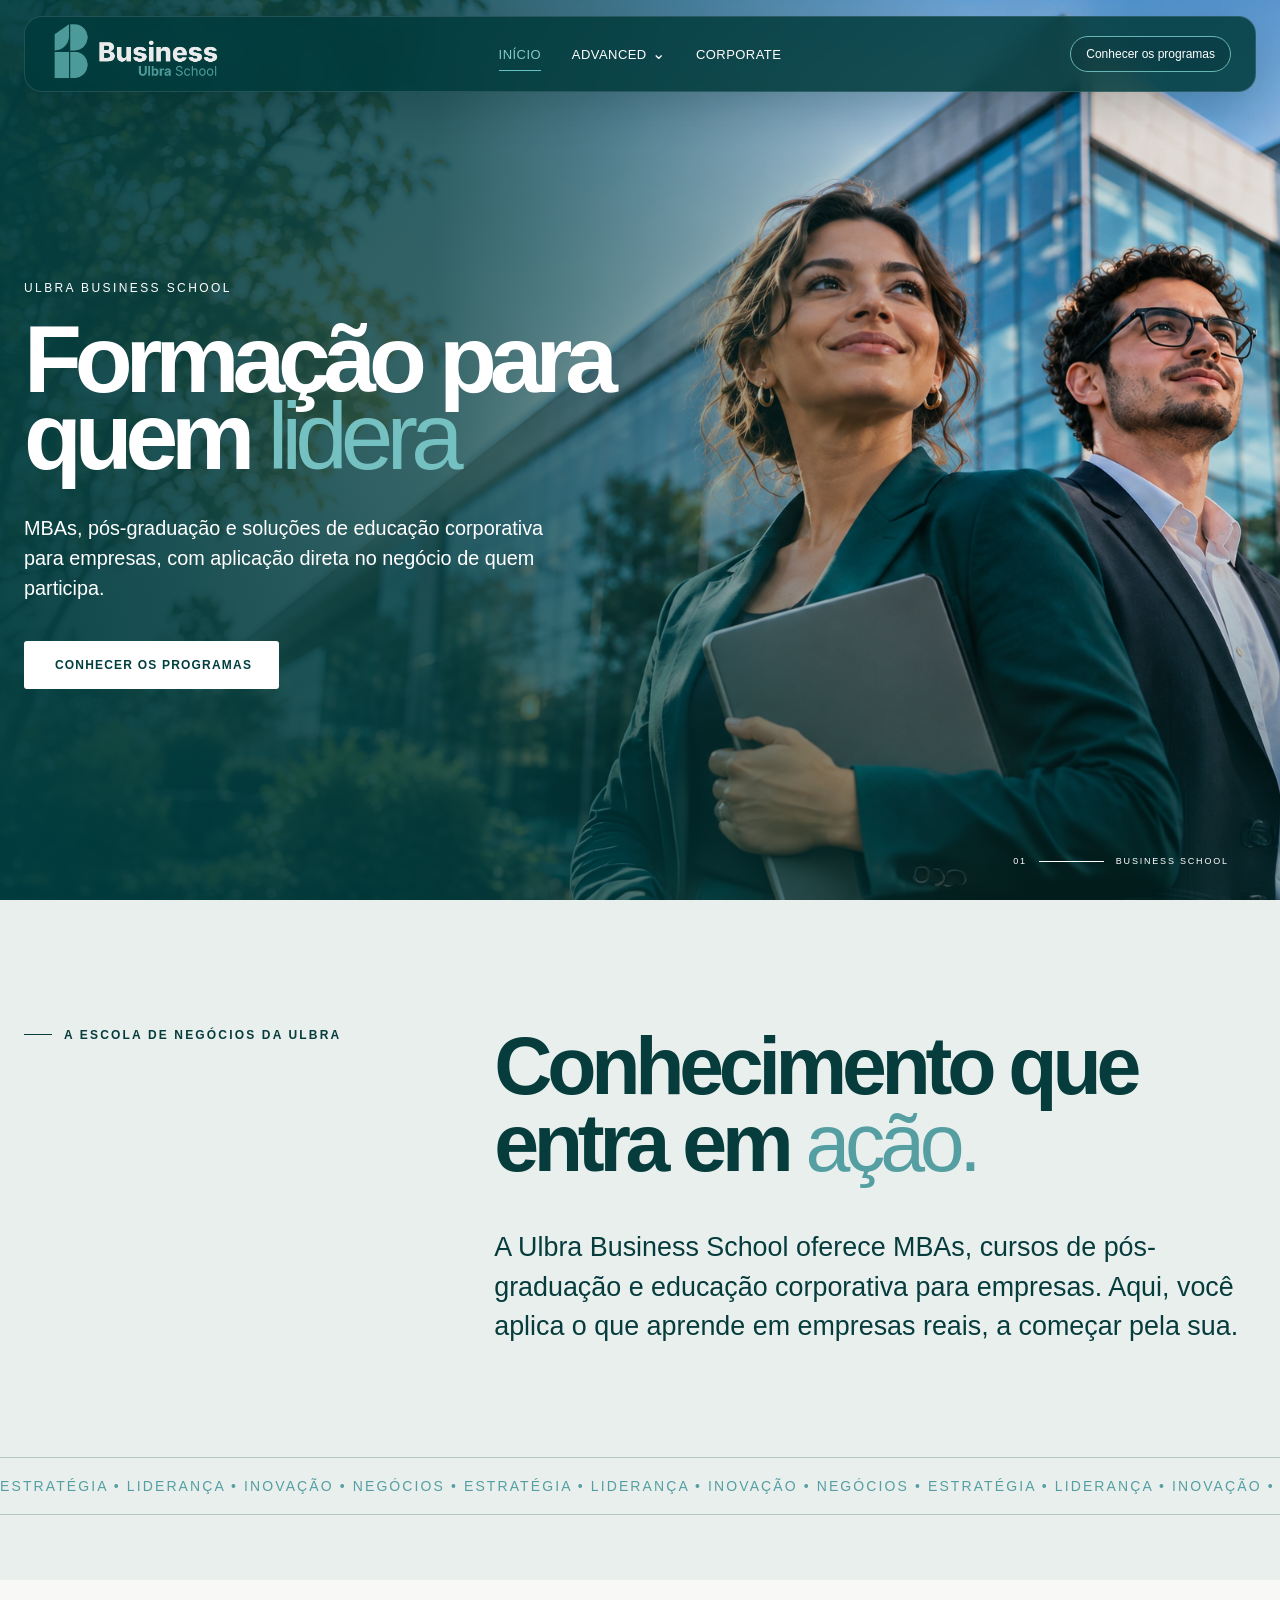
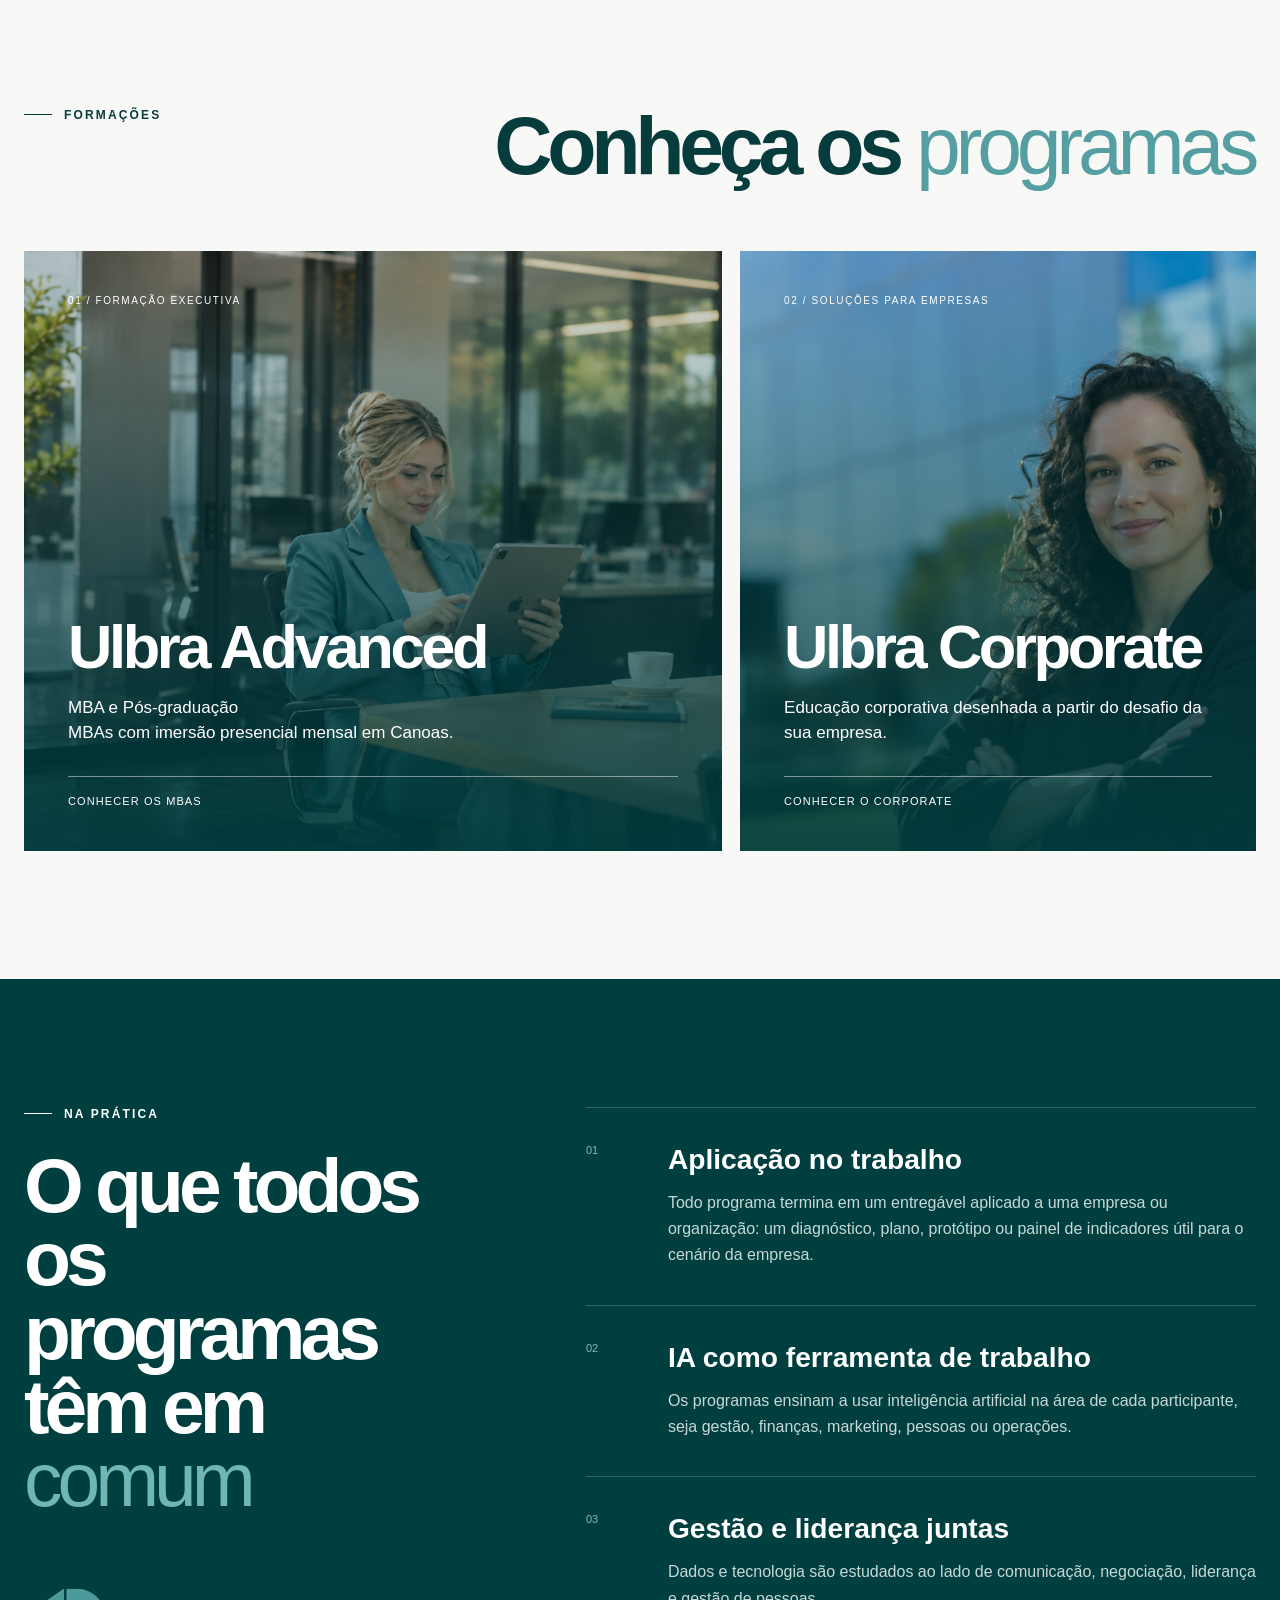
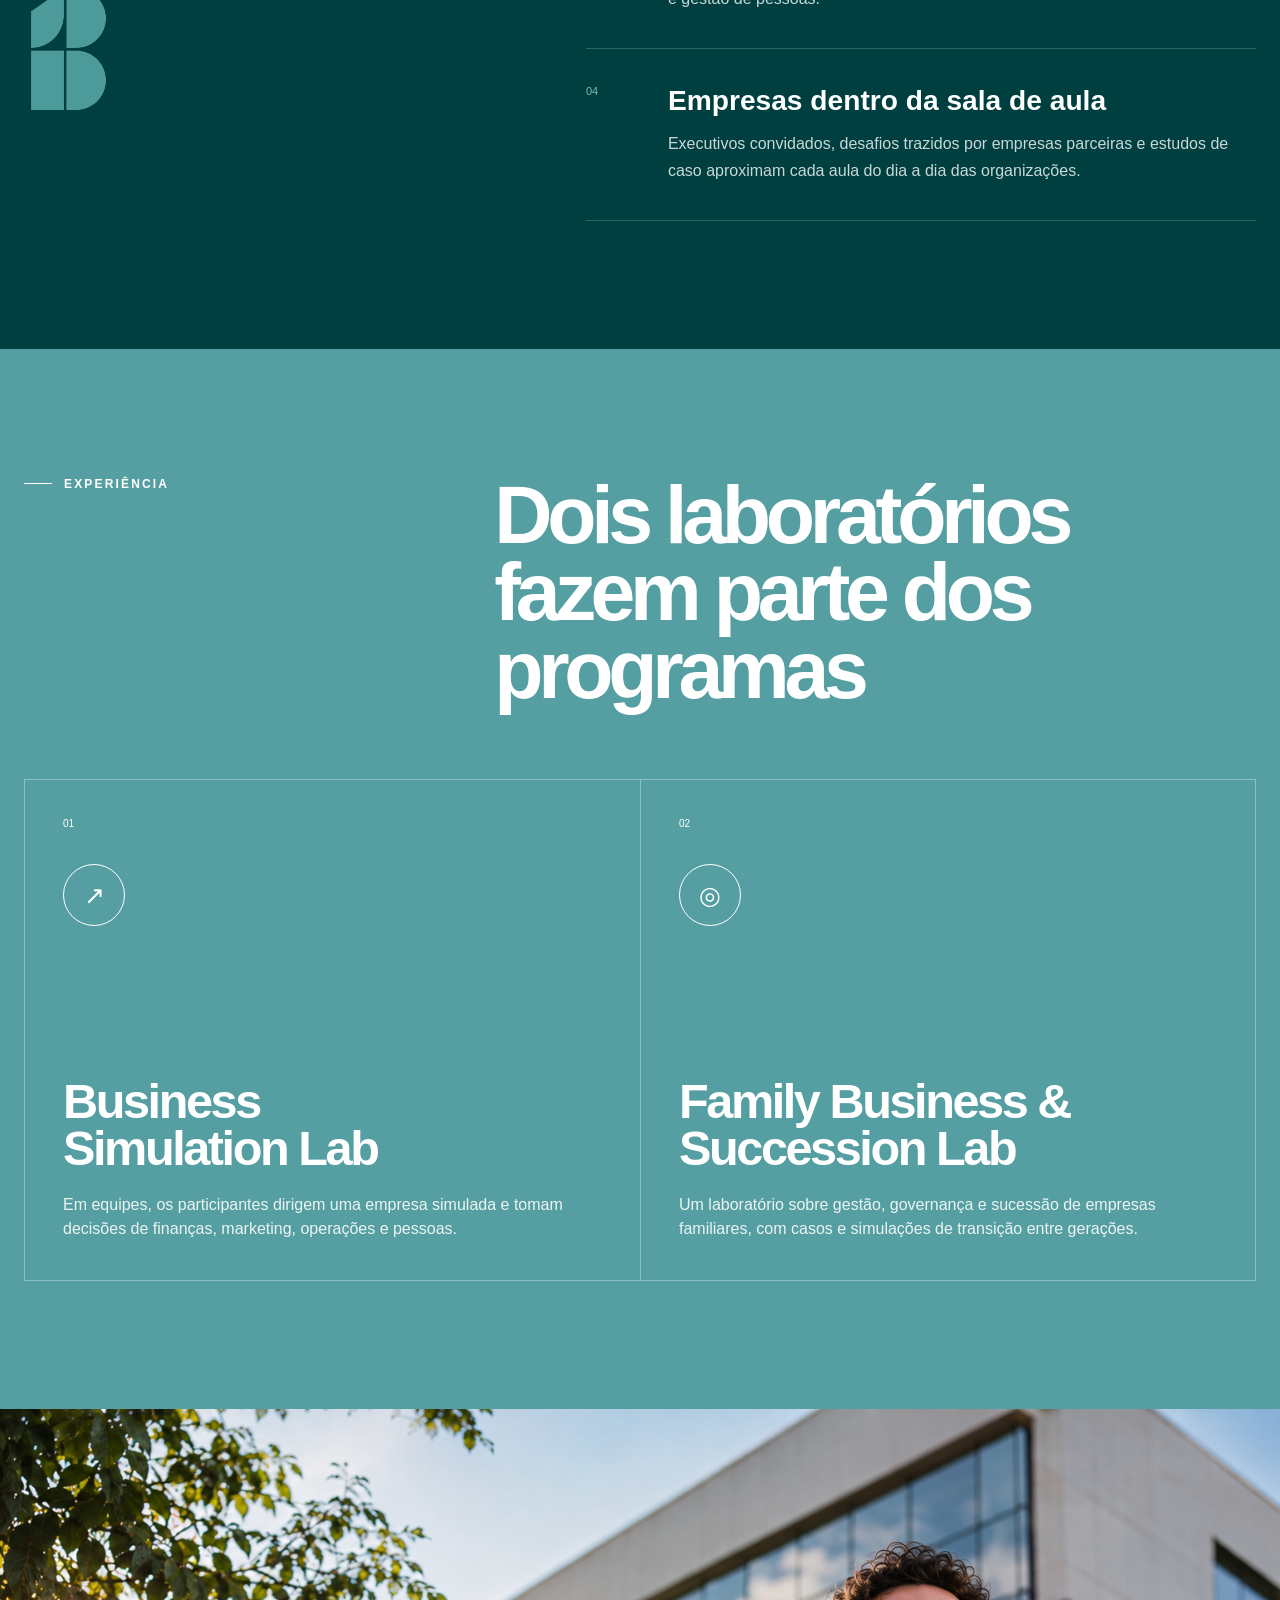
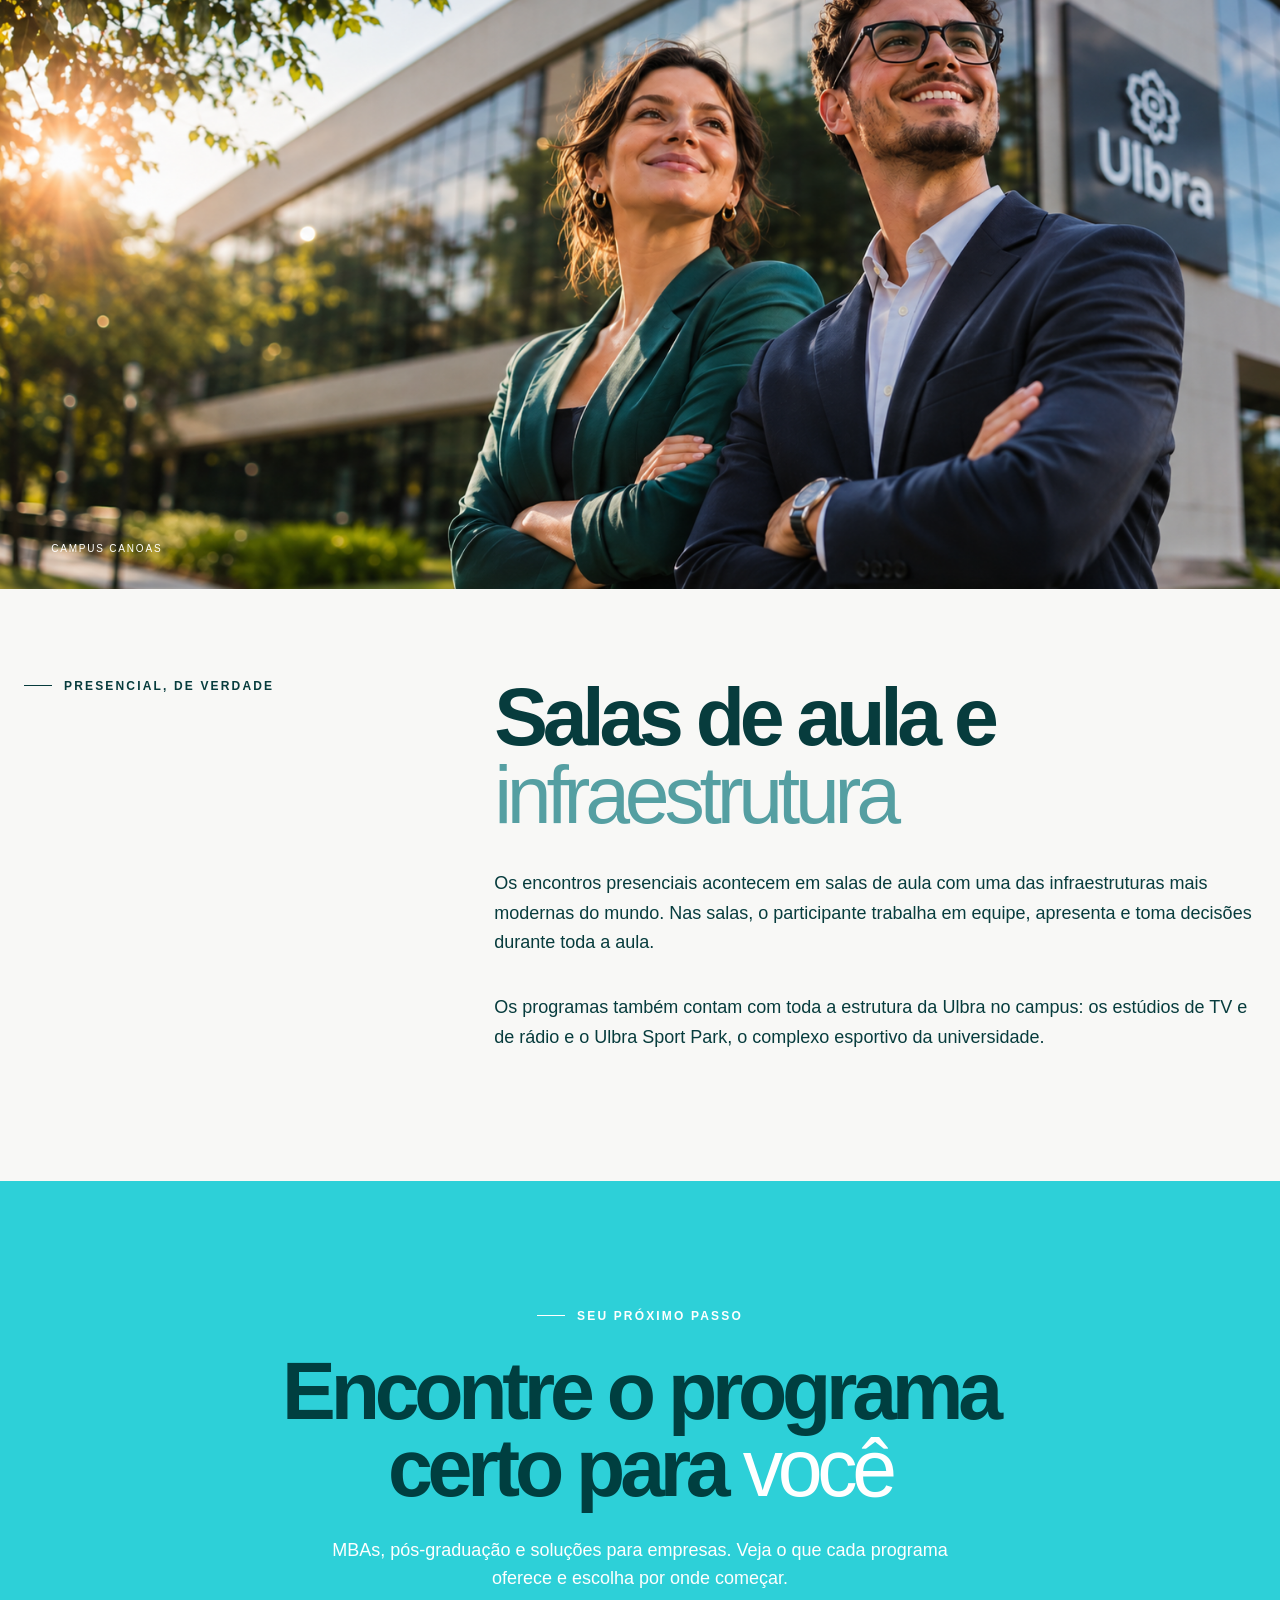
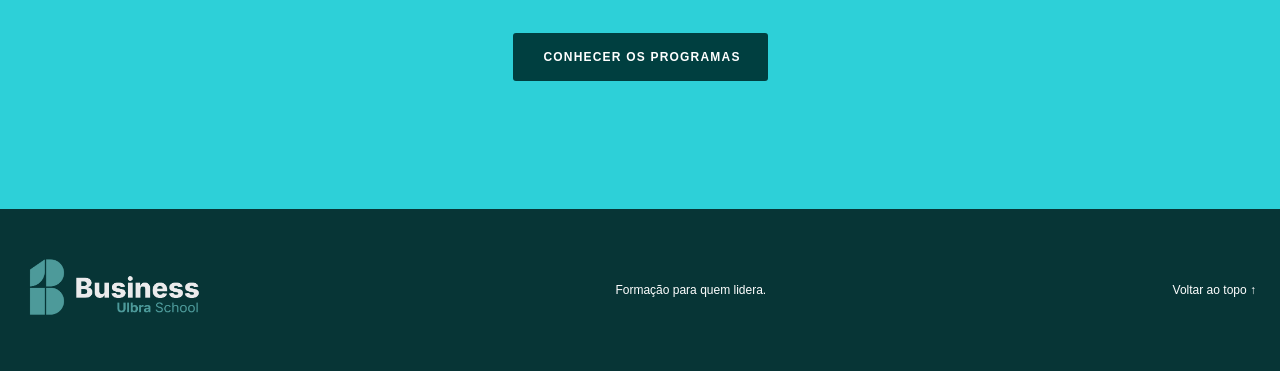
<file: index.html>
<!doctype html><html lang="pt-BR"><head><meta charset="UTF-8"><meta name="viewport" content="width=device-width,initial-scale=1"><meta name="description" content="Ulbra Business School — MBAs, pós-graduação e educação corporativa com aplicação direta no negócio."><title>Ulbra Business School | Formação para quem lidera</title><link rel="stylesheet" href="styles.css"></head><body>
<header class="site-header" id="inicio"><div class="header-inner"><a class="brand" href="index.html" aria-label="Ulbra Business School — página inicial"><img src="links/logo_BUSINESS-school (1).png" alt="Ulbra Business School"></a><nav class="nav" aria-label="Navegação principal"><a href="index.html" aria-current="page">Início</a><div class="nav__dropdown"><button type="button" aria-expanded="false">Advanced <span aria-hidden="true">⌄</span></button><div class="nav__submenu"><a href="advanced.html">Visão geral</a><a href="mba-ia.html">MBA em IA e Dados</a><a href="mba-lideranca.html">MBA em Liderança</a></div></div><a href="corporate.html">Corporate</a></nav><div class="header-actions"><a class="nav__cta" href="#programas">Conhecer os programas <span>↗</span></a><button class="menu-toggle" aria-label="Abrir menu" aria-expanded="false"><span></span><span></span><span></span></button></div></div></header>
<main>
<section class="hero" aria-labelledby="hero-title"><div class="hero__image"></div><div class="hero__shade"></div><div class="shell hero__content reveal"><p class="eyebrow">Ulbra Business School</p><h1 id="hero-title">Formação para<br>quem <em>lidera</em></h1><p class="hero__lead">MBAs, pós-graduação e soluções de educação corporativa para empresas, com aplicação direta no negócio de quem participa.</p><a class="button button--light" href="#programas">Conhecer os programas <span>↗</span></a></div><div class="hero__index">01 <span></span> BUSINESS SCHOOL</div></section>
<section class="intro section" id="escola"><div class="shell intro__grid"><p class="section-label reveal">A escola de negócios da Ulbra</p><div class="intro__copy reveal"><h2>Conhecimento que<br>entra em <em>ação.</em></h2><p>A Ulbra Business School oferece MBAs, cursos de pós-graduação e educação corporativa para empresas. Aqui, você aplica o que aprende em empresas reais, a começar pela sua.</p></div></div><div class="marquee" aria-hidden="true"><span>Estratégia • Liderança • Inovação • Negócios • Estratégia • Liderança • Inovação • Negócios • Estratégia • Liderança • Inovação • Negócios •</span></div></section>
<section class="programs section" id="programas"><div class="shell"><div class="section-heading reveal"><p class="section-label">Formações</p><h2>Conheça os <em>programas</em></h2></div><div class="program-grid">
<article class="program-card advanced reveal"><div class="photo"></div><div class="overlay"></div><div class="program-card__content"><span>01 / Formação executiva</span><h3>Ulbra Advanced</h3><p>MBA e Pós-graduação<br>MBAs com imersão presencial mensal em Canoas.</p><a href="advanced.html">Conhecer os MBAs <b>↗</b></a></div></article>
<article class="program-card corporate reveal"><div class="photo"></div><div class="overlay"></div><div class="program-card__content"><span>02 / Soluções para empresas</span><h3>Ulbra Corporate</h3><p>Educação corporativa desenhada a partir do desafio da sua empresa.</p><a href="corporate.html">Conhecer o Corporate <b>↗</b></a></div></article></div></div></section>
<section class="common section" id="diferenciais"><div class="shell common__layout"><div class="common__sticky reveal"><p class="section-label">Na prática</p><h2>O que todos os programas têm em <em>comum</em></h2><div class="mark" aria-hidden="true"><img src="links/icon-3.png" alt=""></div></div><div class="feature-list">
<article class="feature reveal"><span>01</span><div><h3>Aplicação no trabalho</h3><p>Todo programa termina em um entregável aplicado a uma empresa ou organização: um diagnóstico, plano, protótipo ou painel de indicadores útil para o cenário da empresa.</p></div></article>
<article class="feature reveal"><span>02</span><div><h3>IA como ferramenta de trabalho</h3><p>Os programas ensinam a usar inteligência artificial na área de cada participante, seja gestão, finanças, marketing, pessoas ou operações.</p></div></article>
<article class="feature reveal"><span>03</span><div><h3>Gestão e liderança juntas</h3><p>Dados e tecnologia são estudados ao lado de comunicação, negociação, liderança e gestão de pessoas.</p></div></article>
<article class="feature reveal"><span>04</span><div><h3>Empresas dentro da sala de aula</h3><p>Executivos convidados, desafios trazidos por empresas parceiras e estudos de caso aproximam cada aula do dia a dia das organizações.</p></div></article></div></div></section>
<section class="labs section"><div class="shell"><div class="section-heading reveal"><p class="section-label">Experiência</p><h2>Dois laboratórios fazem parte dos programas</h2></div><div class="labs__grid"><article class="lab reveal"><span>01</span><div class="lab__icon">↗</div><h3>Business<br>Simulation Lab</h3><p>Em equipes, os participantes dirigem uma empresa simulada e tomam decisões de finanças, marketing, operações e pessoas.</p></article><article class="lab reveal"><span>02</span><div class="lab__icon">◎</div><h3>Family Business &amp;<br>Succession Lab</h3><p>Um laboratório sobre gestão, governança e sucessão de empresas familiares, com casos e simulações de transição entre gerações.</p></article></div></div></section>
<section class="campus section" id="infraestrutura"><div class="campus__visual reveal"><img src="links/Profissionais no Campus Ulbra.png" alt="Profissionais em frente à estrutura do campus Ulbra"><span>Campus Canoas</span></div><div class="shell campus__copy reveal"><p class="section-label">Presencial, de verdade</p><h2>Salas de aula e <em>infraestrutura</em></h2><p>Os encontros presenciais acontecem em salas de aula com uma das infraestruturas mais modernas do mundo. Nas salas, o participante trabalha em equipe, apresenta e toma decisões durante toda a aula.</p><p>Os programas também contam com toda a estrutura da Ulbra no campus: os estúdios de TV e de rádio e o Ulbra Sport Park, o complexo esportivo da universidade.</p></div></section>
<section class="final-cta section" id="contato"><div class="shell final-cta__inner reveal"><p class="section-label">Seu próximo passo</p><h2>Encontre o programa<br>certo para <em>você</em></h2><p>MBAs, pós-graduação e soluções para empresas. Veja o que cada programa oferece e escolha por onde começar.</p><a class="button button--dark" href="#programas">Conhecer os programas <span>↗</span></a></div></section></main>
<footer><div class="shell footer__grid"><a href="index.html" aria-label="Ir para a página inicial"><img src="links/logo_BUSINESS-school (1).png" alt="Ulbra Business School"></a><p>Formação para quem lidera.</p><a href="#inicio">Voltar ao topo ↑</a></div></footer><script src="script.js"></script></body></html>
</file>
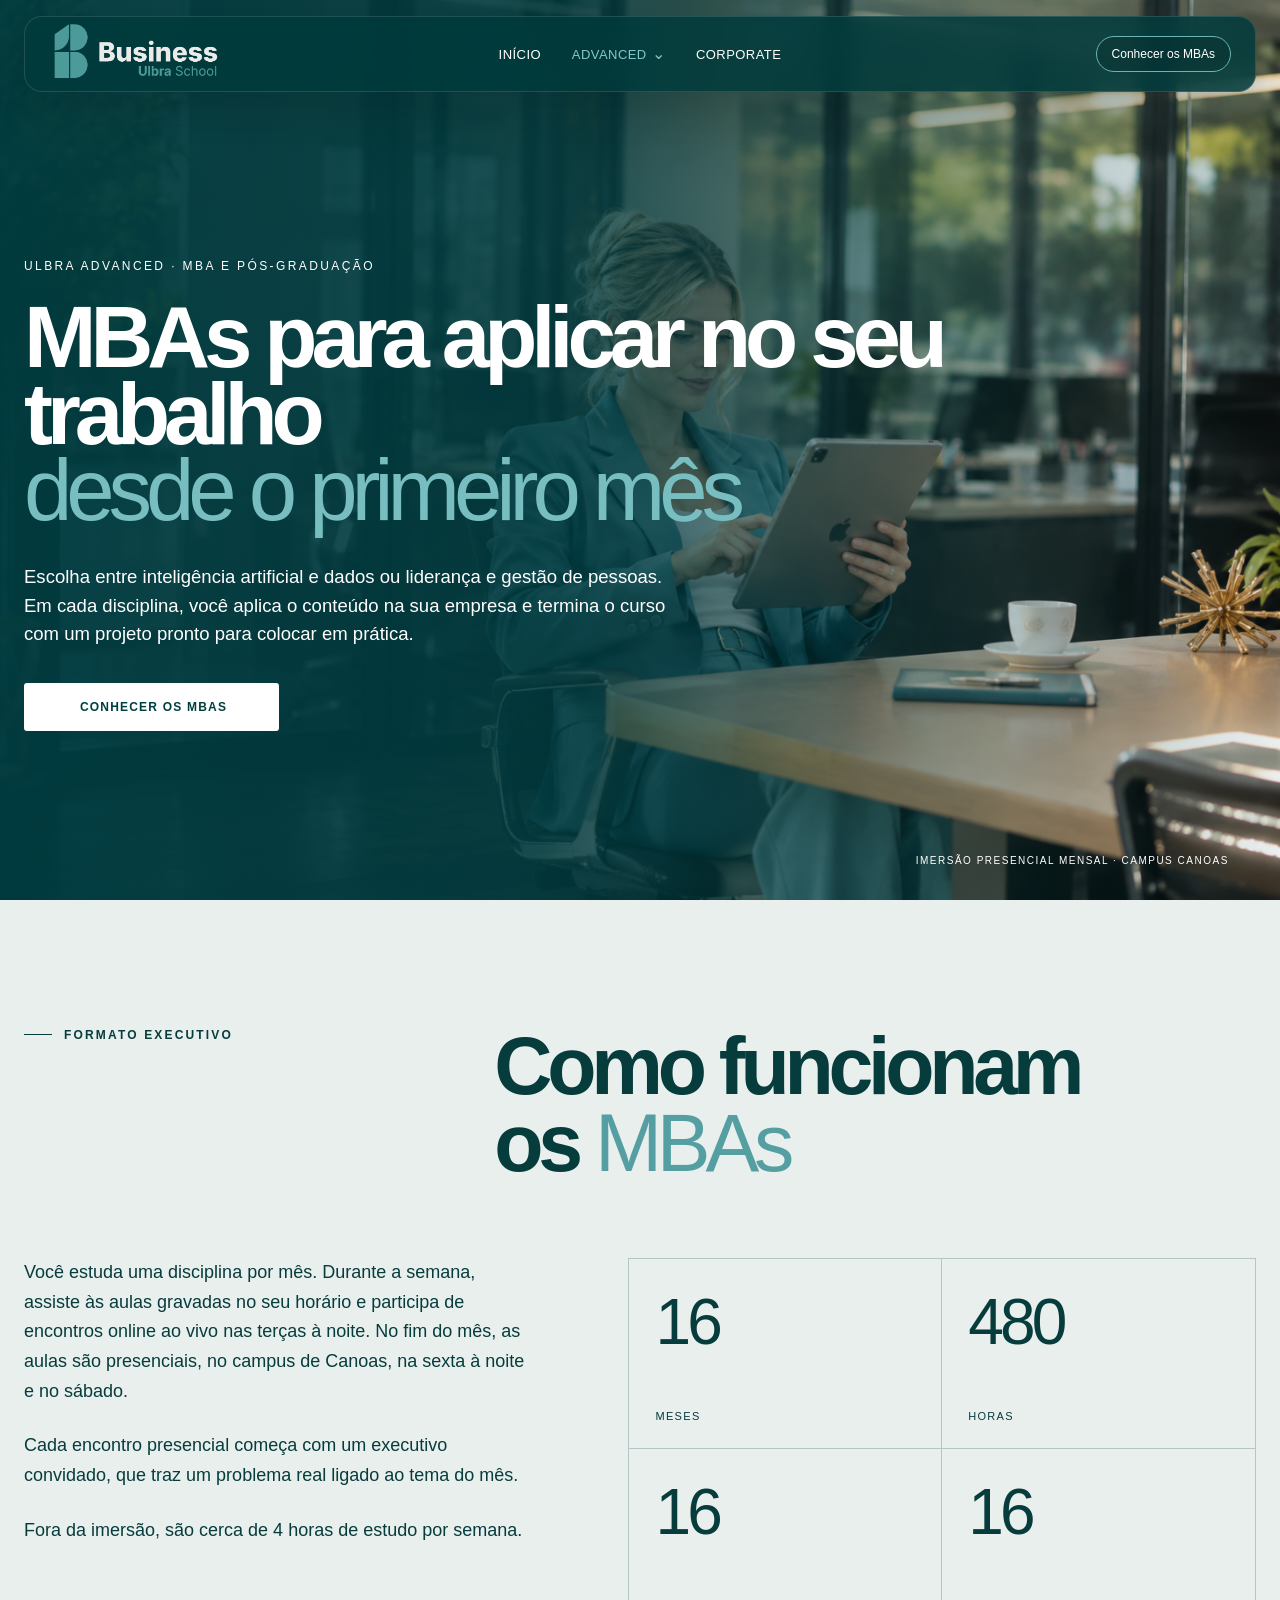
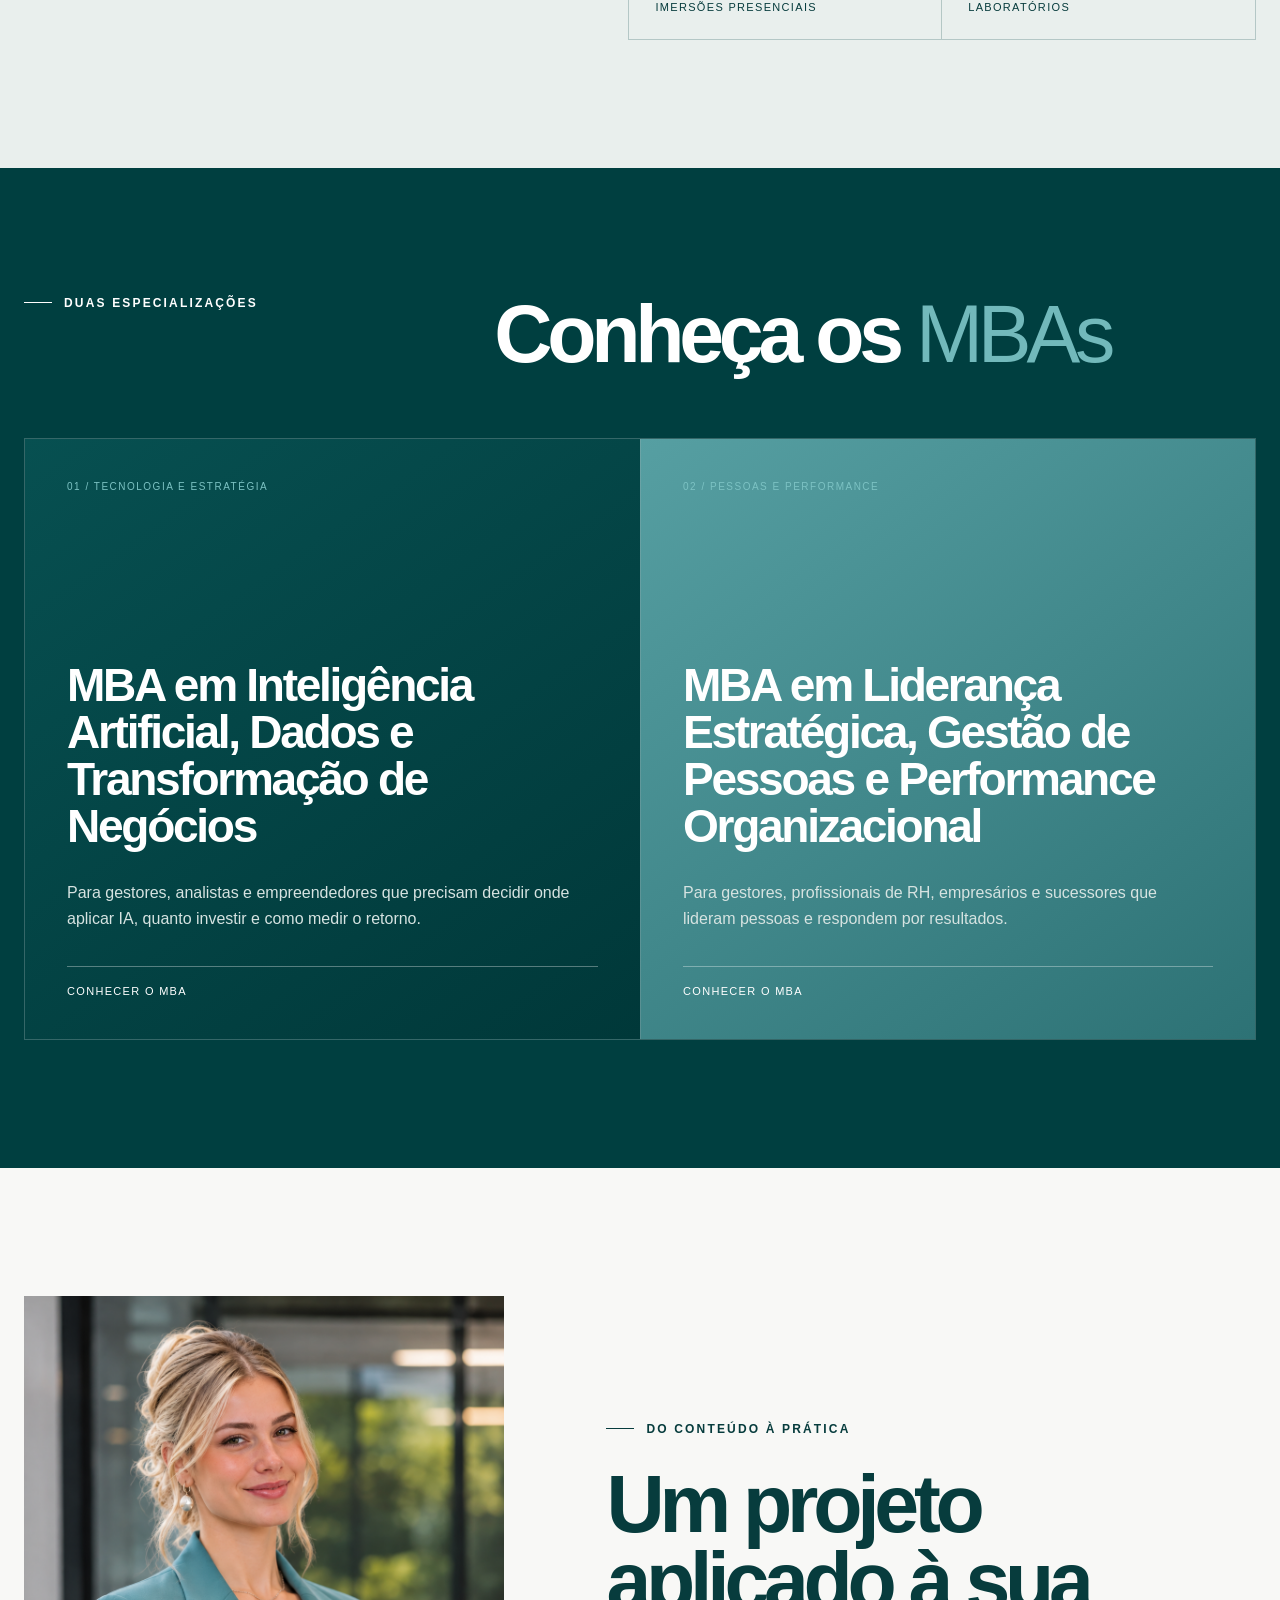
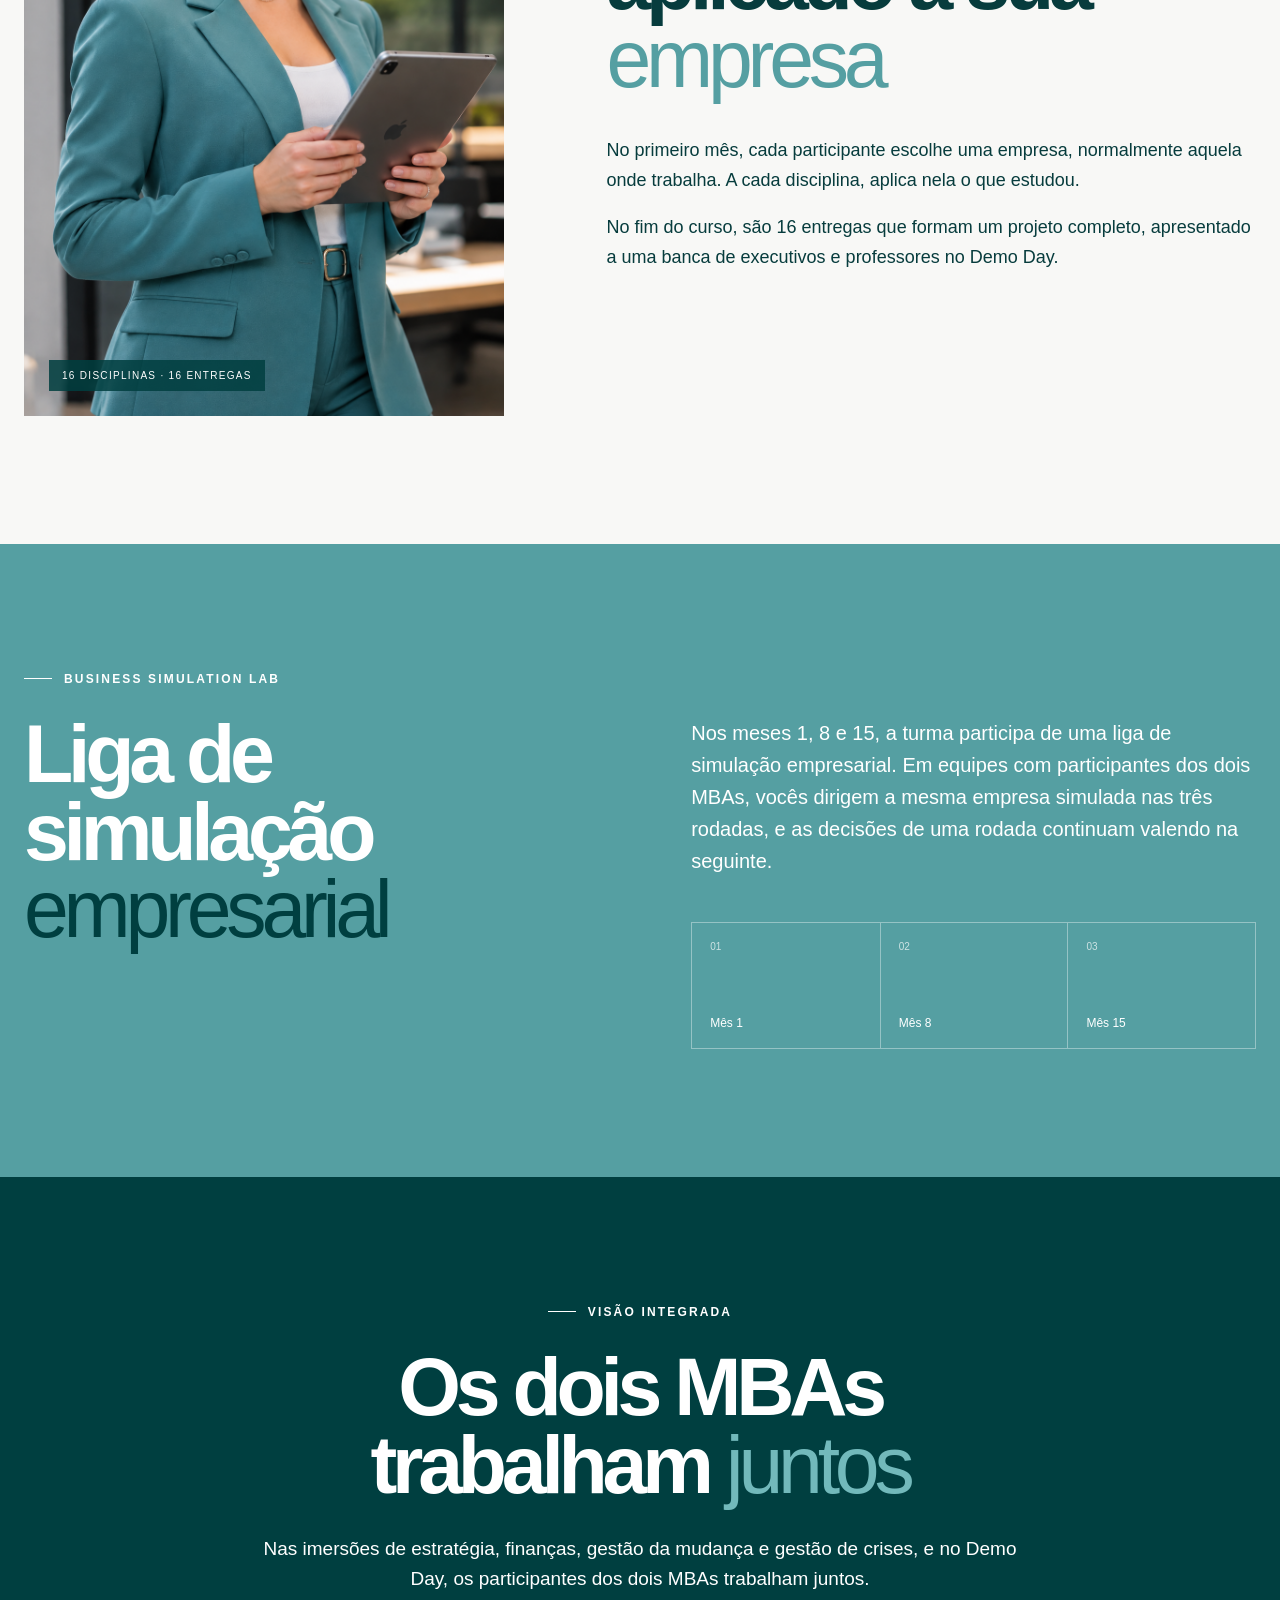
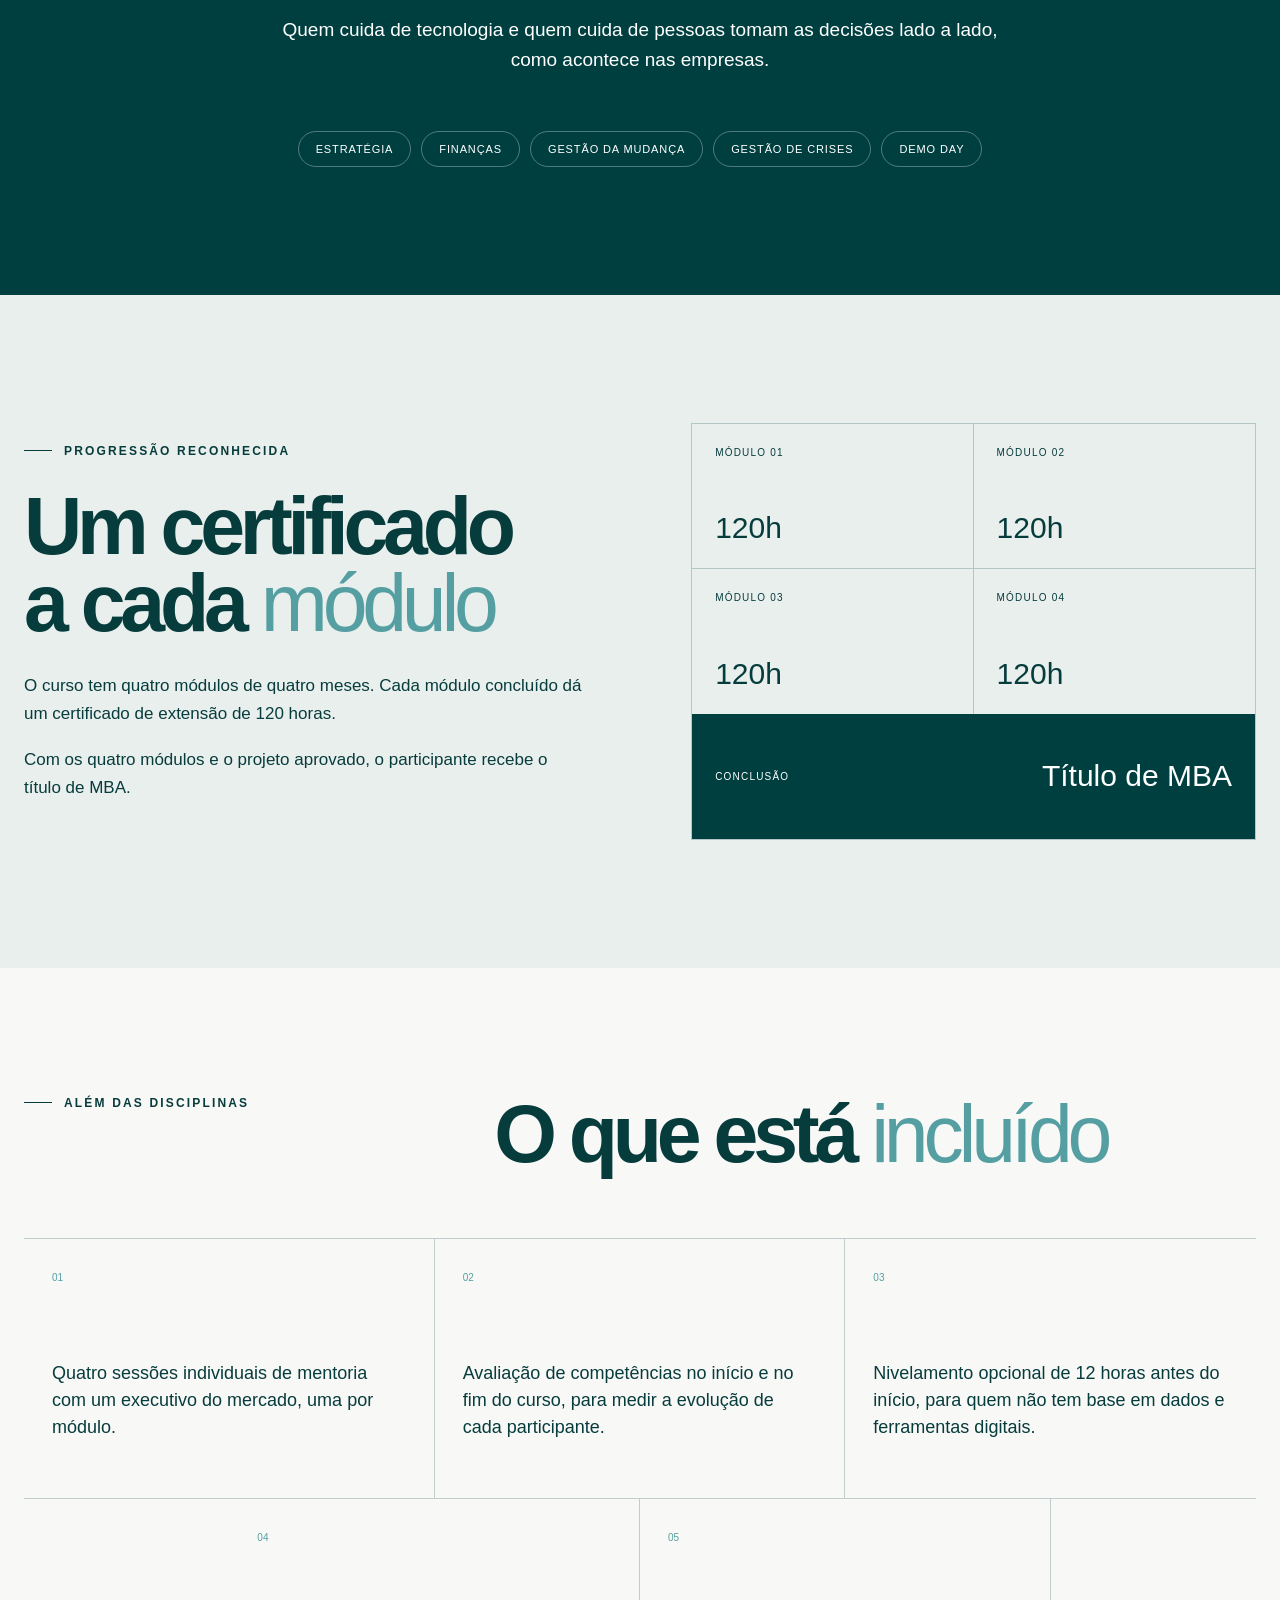
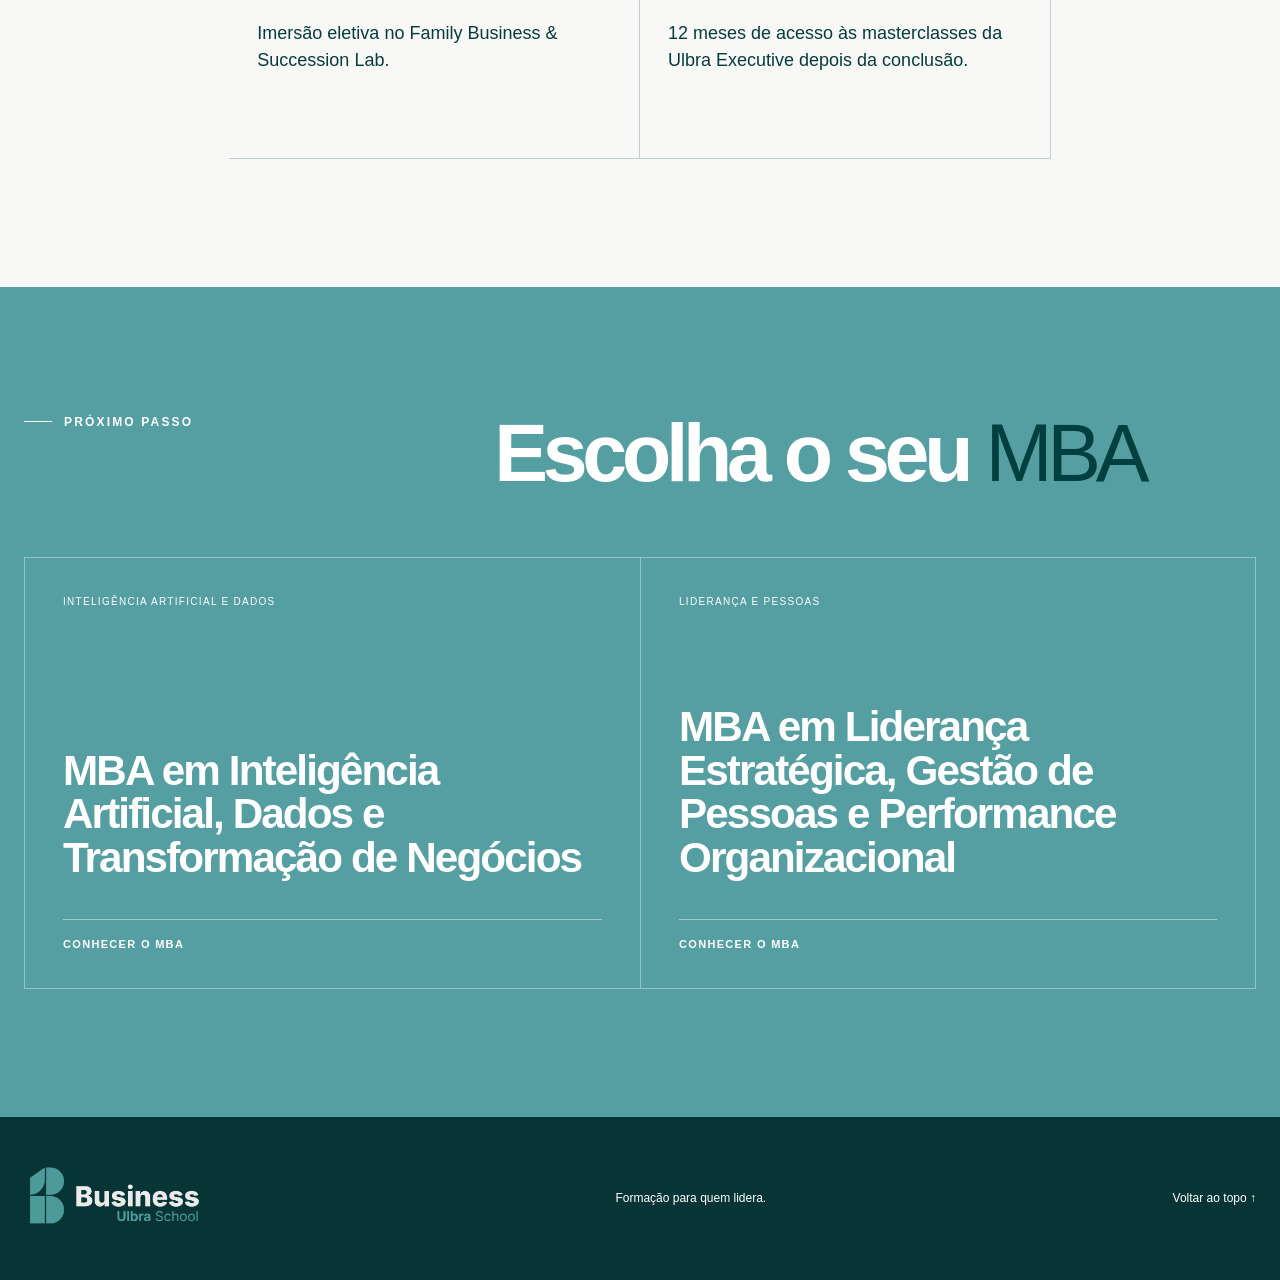
<file: advanced.html>
<!doctype html>
<html lang="pt-BR">
<head>
  <meta charset="UTF-8"><meta name="viewport" content="width=device-width,initial-scale=1">
  <meta name="description" content="Ulbra Advanced — MBAs com aplicação direta no trabalho desde o primeiro mês.">
  <title>Ulbra Advanced | MBA e Pós-graduação</title><link rel="stylesheet" href="styles.css">
</head>
<body class="advanced-page">
  <header class="site-header" id="inicio"><div class="header-inner"><a class="brand" href="index.html" aria-label="Ulbra Business School — página inicial"><img src="links/logo_BUSINESS-school (1).png" alt="Ulbra Business School"></a><nav class="nav" aria-label="Navegação principal"><a href="index.html">Início</a><div class="nav__dropdown is-current"><button type="button" aria-expanded="false">Advanced <span aria-hidden="true">⌄</span></button><div class="nav__submenu"><a href="advanced.html" aria-current="page">Visão geral</a><a href="mba-ia.html">MBA em IA e Dados</a><a href="mba-lideranca.html">MBA em Liderança</a></div></div><a href="corporate.html">Corporate</a></nav><div class="header-actions"><a class="nav__cta" href="#escolha">Conhecer os MBAs</a><button class="menu-toggle" aria-label="Abrir menu" aria-expanded="false"><span></span><span></span><span></span></button></div></div></header>
  <main>
    <section class="adv-hero" aria-labelledby="adv-title"><div class="adv-hero__image"></div><div class="adv-hero__shade"></div><div class="shell adv-hero__content reveal"><p class="eyebrow">Ulbra Advanced · MBA e Pós-graduação</p><h1 id="adv-title">MBAs para aplicar no seu trabalho<br><em>desde o primeiro mês</em></h1><p>Escolha entre inteligência artificial e dados ou liderança e gestão de pessoas. Em cada disciplina, você aplica o conteúdo na sua empresa e termina o curso com um projeto pronto para colocar em prática.</p><a class="button button--light" href="#mbas">Conhecer os MBAs</a></div><p class="adv-hero__note">Imersão presencial mensal · Campus Canoas</p></section>

    <section class="adv-format section" id="formato"><div class="shell"><div class="adv-format__head reveal"><p class="section-label">Formato executivo</p><h2>Como funcionam<br>os <em>MBAs</em></h2></div><div class="adv-format__body"><div class="adv-format__copy reveal"><p>Você estuda uma disciplina por mês. Durante a semana, assiste às aulas gravadas no seu horário e participa de encontros online ao vivo nas terças à noite. No fim do mês, as aulas são presenciais, no campus de Canoas, na sexta à noite e no sábado.</p><p>Cada encontro presencial começa com um executivo convidado, que traz um problema real ligado ao tema do mês.</p><p>Fora da imersão, são cerca de 4 horas de estudo por semana.</p></div><div class="adv-stats reveal"><article><strong>16</strong><span>meses</span></article><article><strong>480</strong><span>horas</span></article><article><strong>16</strong><span>imersões presenciais</span></article><article><strong>16</strong><span>laboratórios</span></article></div></div></div></section>

    <section class="adv-mbas section" id="mbas"><div class="shell"><div class="section-heading reveal"><p class="section-label">Duas especializações</p><h2>Conheça os <em>MBAs</em></h2></div><div class="adv-mba-grid"><article class="adv-mba-card adv-mba-card--ai reveal"><span>01 / Tecnologia e estratégia</span><h3>MBA em Inteligência Artificial, Dados e Transformação de Negócios</h3><p>Para gestores, analistas e empreendedores que precisam decidir onde aplicar IA, quanto investir e como medir o retorno.</p><a href="mba-ia.html">Conhecer o MBA</a></article><article class="adv-mba-card adv-mba-card--lead reveal"><span>02 / Pessoas e performance</span><h3>MBA em Liderança Estratégica, Gestão de Pessoas e Performance Organizacional</h3><p>Para gestores, profissionais de RH, empresários e sucessores que lideram pessoas e respondem por resultados.</p><a href="mba-lideranca.html">Conhecer o MBA</a></article></div></div></section>

    <section class="adv-project section" id="experiencia"><div class="shell adv-project__grid"><div class="adv-project__visual reveal"><img src="links/Retrato corporativo com tablet no escritório.png" alt="Profissional utilizando um tablet no ambiente corporativo"><span>16 disciplinas · 16 entregas</span></div><div class="adv-project__copy reveal"><p class="section-label">Do conteúdo à prática</p><h2>Um projeto aplicado à sua <em>empresa</em></h2><p>No primeiro mês, cada participante escolhe uma empresa, normalmente aquela onde trabalha. A cada disciplina, aplica nela o que estudou.</p><p>No fim do curso, são 16 entregas que formam um projeto completo, apresentado a uma banca de executivos e professores no Demo Day.</p></div></div></section>

    <section class="adv-simulation section"><div class="shell adv-simulation__grid"><div class="reveal"><p class="section-label">Business Simulation Lab</p><h2>Liga de simulação <em>empresarial</em></h2></div><div class="reveal"><p>Nos meses 1, 8 e 15, a turma participa de uma liga de simulação empresarial. Em equipes com participantes dos dois MBAs, vocês dirigem a mesma empresa simulada nas três rodadas, e as decisões de uma rodada continuam valendo na seguinte.</p><div class="simulation-rounds"><span><b>01</b>Mês 1</span><span><b>02</b>Mês 8</span><span><b>03</b>Mês 15</span></div></div></div></section>

    <section class="adv-together section"><div class="shell adv-together__inner reveal"><p class="section-label">Visão integrada</p><h2>Os dois MBAs<br>trabalham <em>juntos</em></h2><p>Nas imersões de estratégia, finanças, gestão da mudança e gestão de crises, e no Demo Day, os participantes dos dois MBAs trabalham juntos.</p><p>Quem cuida de tecnologia e quem cuida de pessoas tomam as decisões lado a lado, como acontece nas empresas.</p><div class="together-tags"><span>Estratégia</span><span>Finanças</span><span>Gestão da mudança</span><span>Gestão de crises</span><span>Demo Day</span></div></div></section>

    <section class="adv-certificate section"><div class="shell adv-certificate__grid"><div class="reveal"><p class="section-label">Progressão reconhecida</p><h2>Um certificado<br>a cada <em>módulo</em></h2><p>O curso tem quatro módulos de quatro meses. Cada módulo concluído dá um certificado de extensão de 120 horas.</p><p>Com os quatro módulos e o projeto aprovado, o participante recebe o título de MBA.</p></div><div class="module-grid reveal"><article><span>Módulo 01</span><strong>120h</strong></article><article><span>Módulo 02</span><strong>120h</strong></article><article><span>Módulo 03</span><strong>120h</strong></article><article><span>Módulo 04</span><strong>120h</strong></article><div><span>Conclusão</span><strong>Título de MBA</strong></div></div></div></section>

    <section class="adv-included section"><div class="shell"><div class="section-heading reveal"><p class="section-label">Além das disciplinas</p><h2>O que está <em>incluído</em></h2></div><div class="included-grid"><article class="reveal"><span>01</span><p>Quatro sessões individuais de mentoria com um executivo do mercado, uma por módulo.</p></article><article class="reveal"><span>02</span><p>Avaliação de competências no início e no fim do curso, para medir a evolução de cada participante.</p></article><article class="reveal"><span>03</span><p>Nivelamento opcional de 12 horas antes do início, para quem não tem base em dados e ferramentas digitais.</p></article><article class="reveal"><span>04</span><p>Imersão eletiva no Family Business &amp; Succession Lab.</p></article><article class="reveal"><span>05</span><p>12 meses de acesso às masterclasses da Ulbra Executive depois da conclusão.</p></article></div></div></section>

    <section class="adv-choice section" id="escolha"><div class="shell"><div class="section-heading reveal"><p class="section-label">Próximo passo</p><h2>Escolha o seu <em>MBA</em></h2></div><div class="choice-grid"><a class="choice-card reveal" href="mba-ia.html"><span>Inteligência artificial e dados</span><h3>MBA em Inteligência Artificial, Dados e Transformação de Negócios</h3><b>Conhecer o MBA</b></a><a class="choice-card reveal" href="mba-lideranca.html"><span>Liderança e pessoas</span><h3>MBA em Liderança Estratégica, Gestão de Pessoas e Performance Organizacional</h3><b>Conhecer o MBA</b></a></div></div></section>
  </main>
  <footer><div class="shell footer__grid"><a href="index.html" aria-label="Ir para a página inicial"><img src="links/logo_BUSINESS-school (1).png" alt="Ulbra Business School"></a><p>Formação para quem lidera.</p><a href="#inicio">Voltar ao topo ↑</a></div></footer><script src="script.js"></script>
</body></html>
</file>
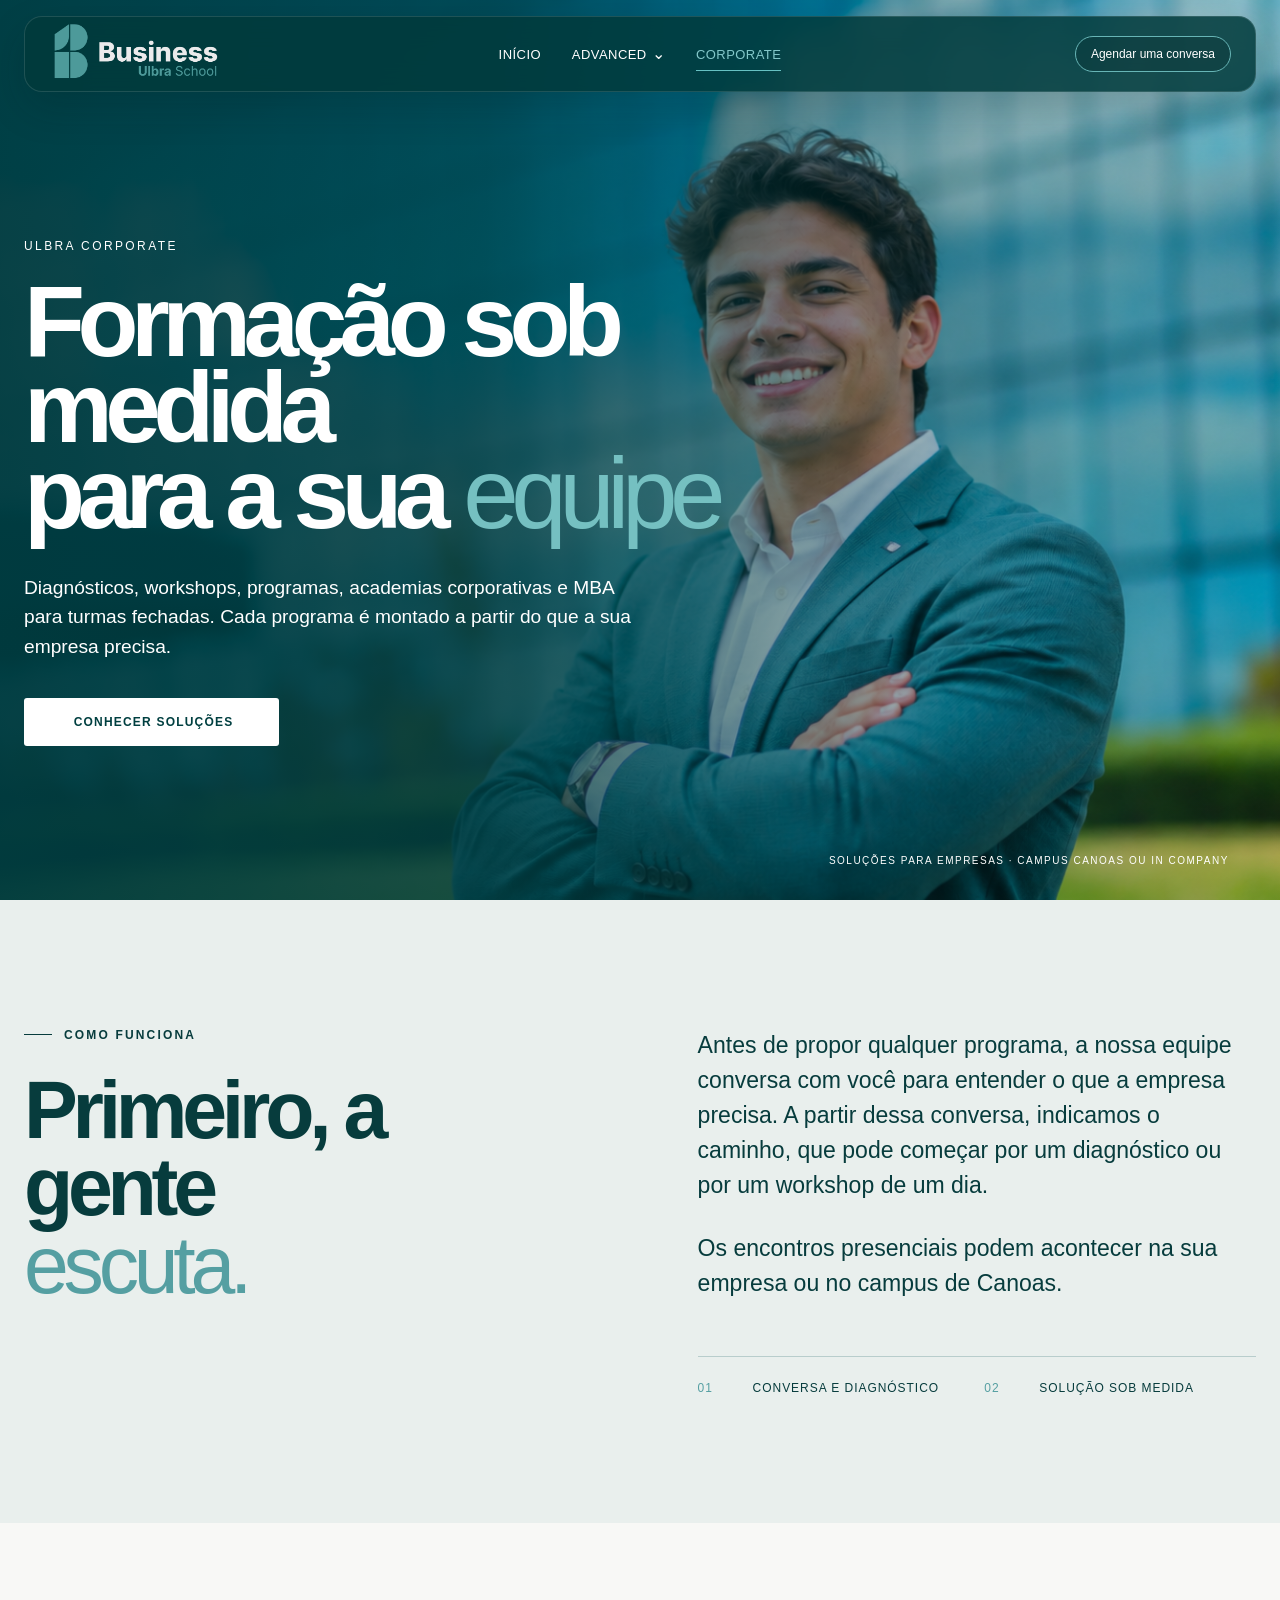
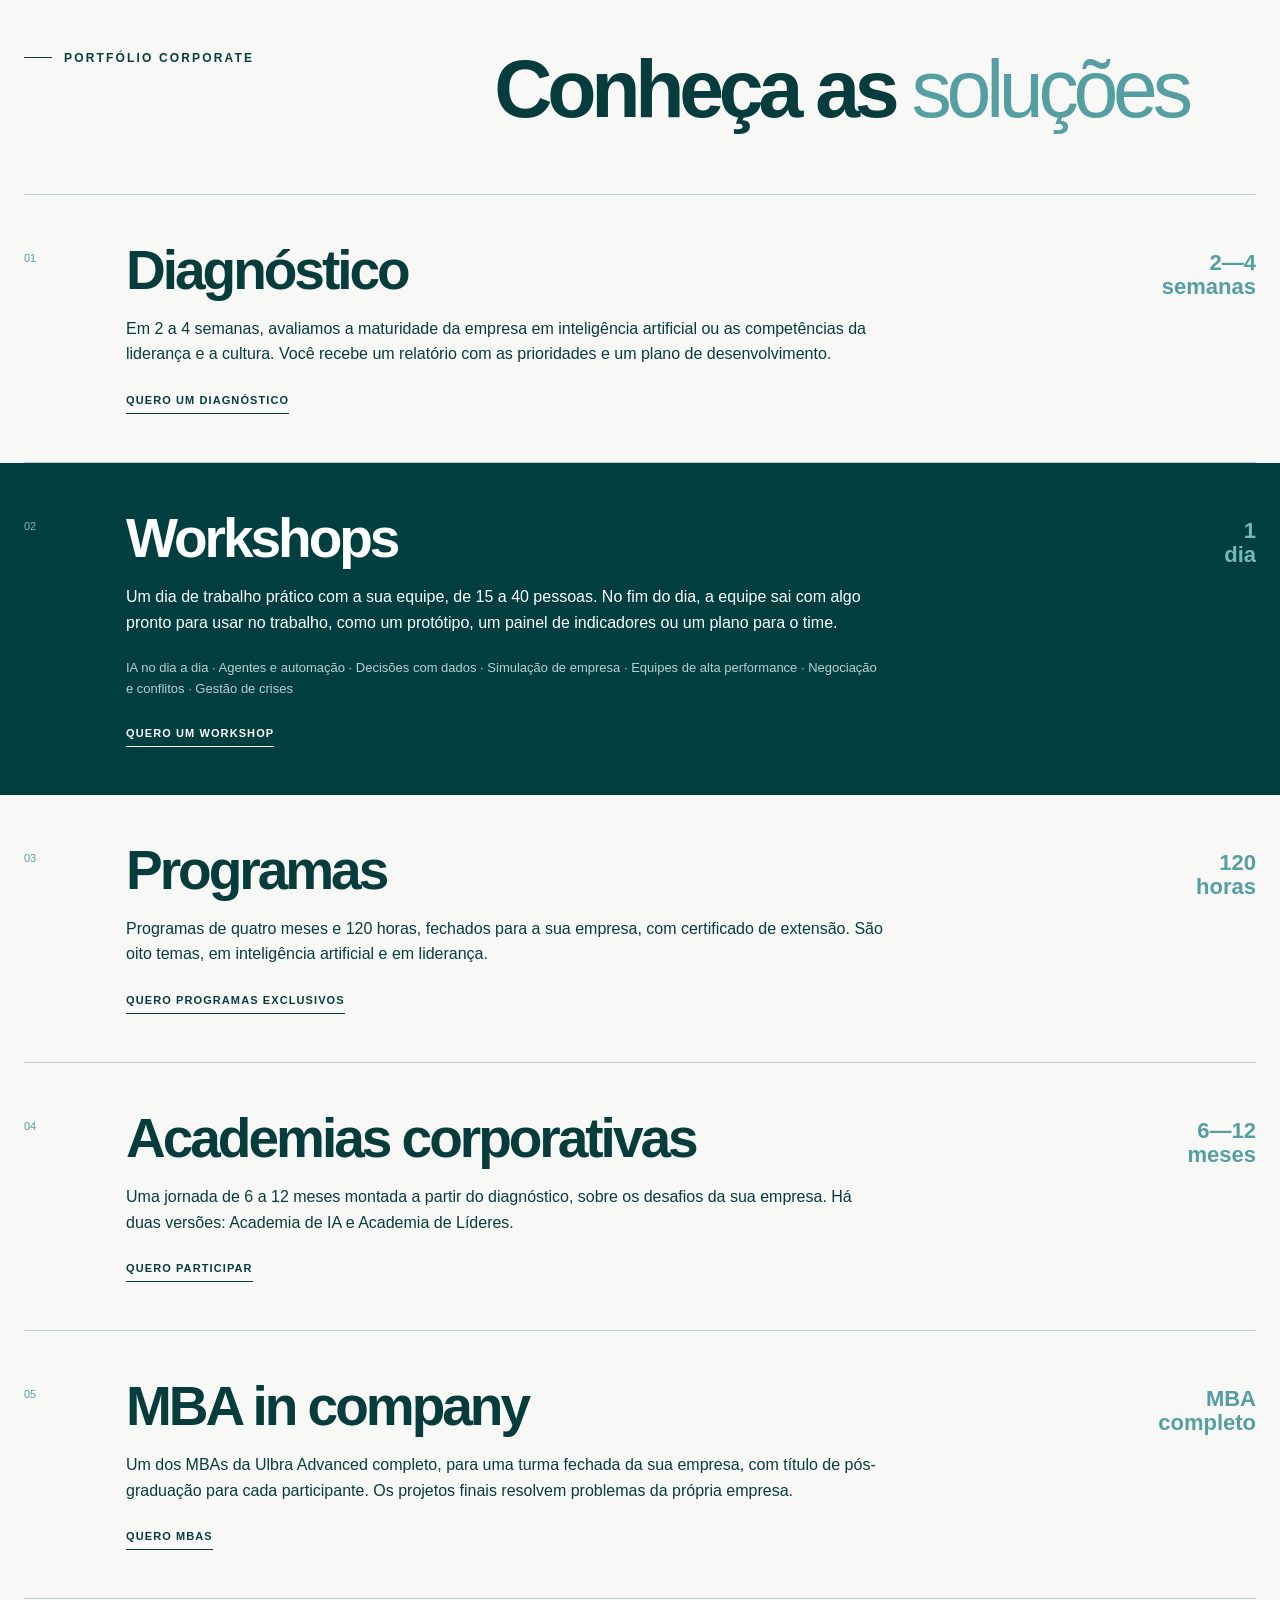
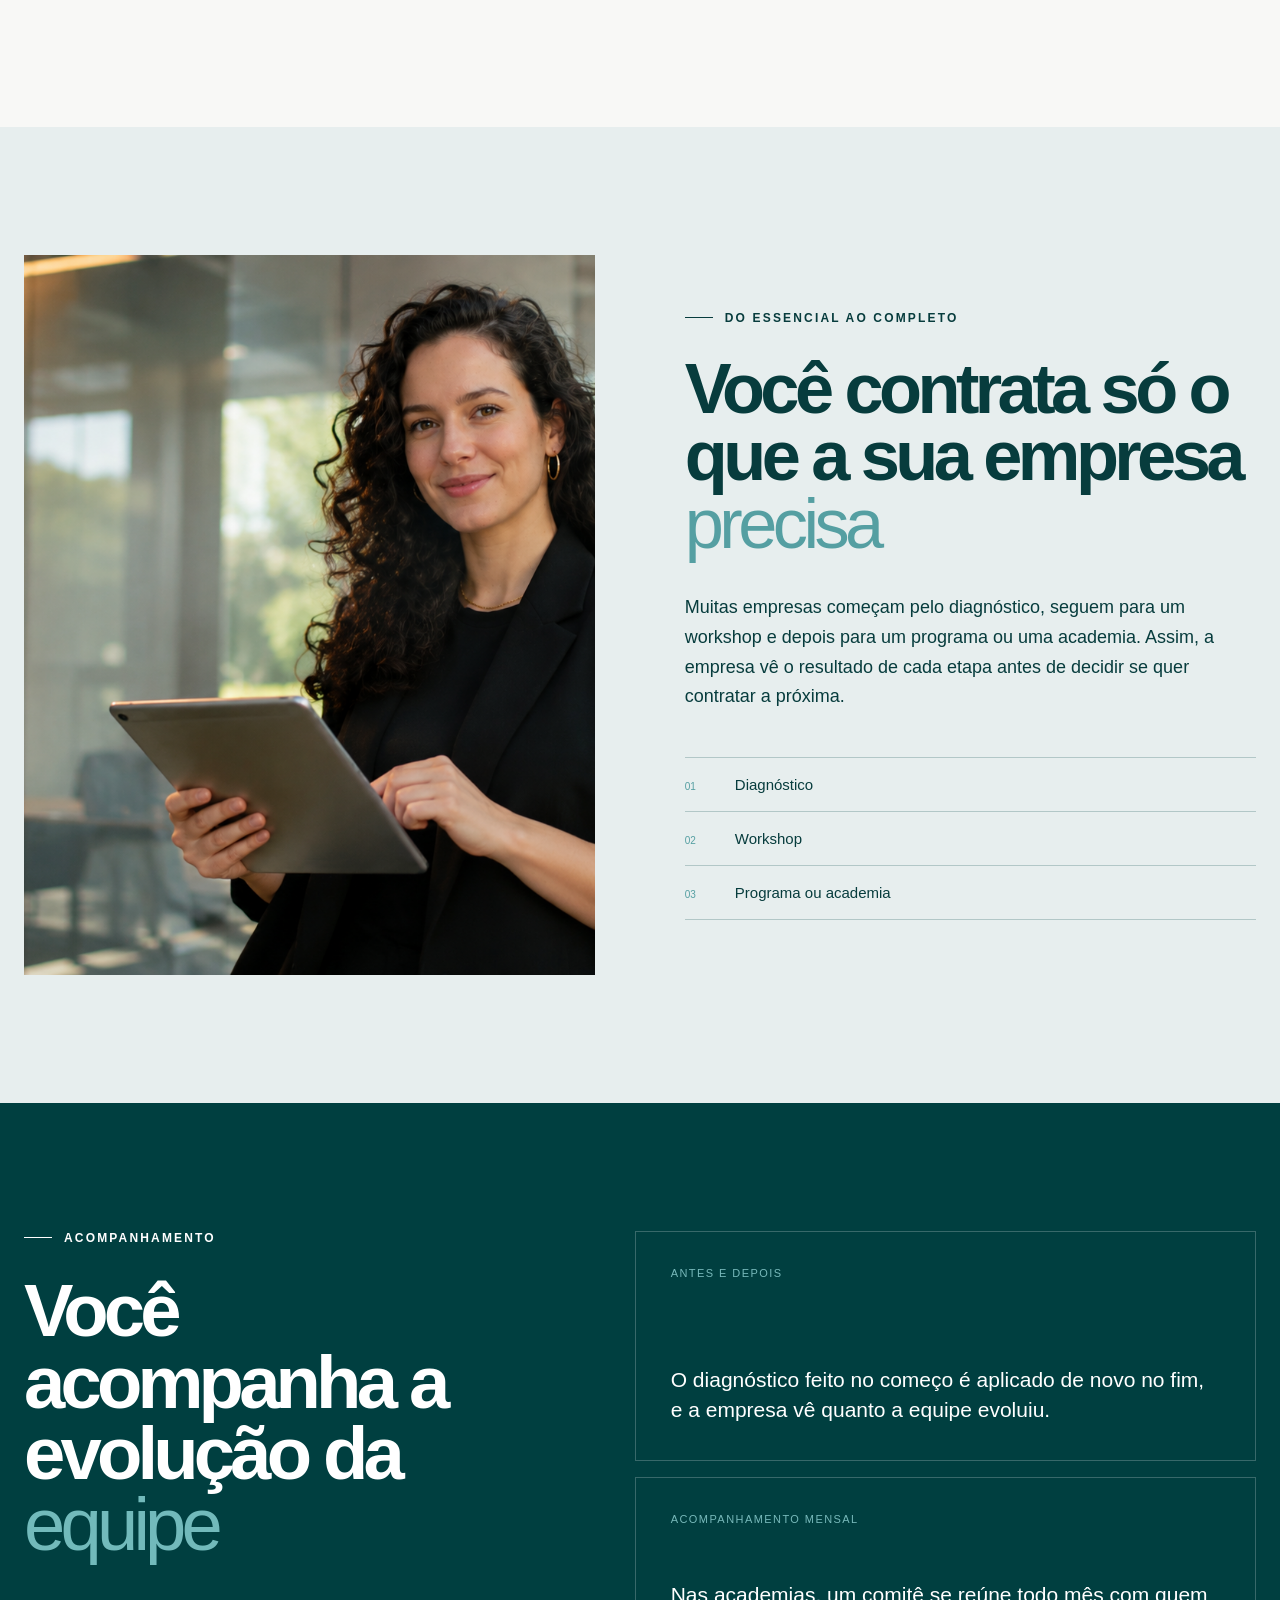
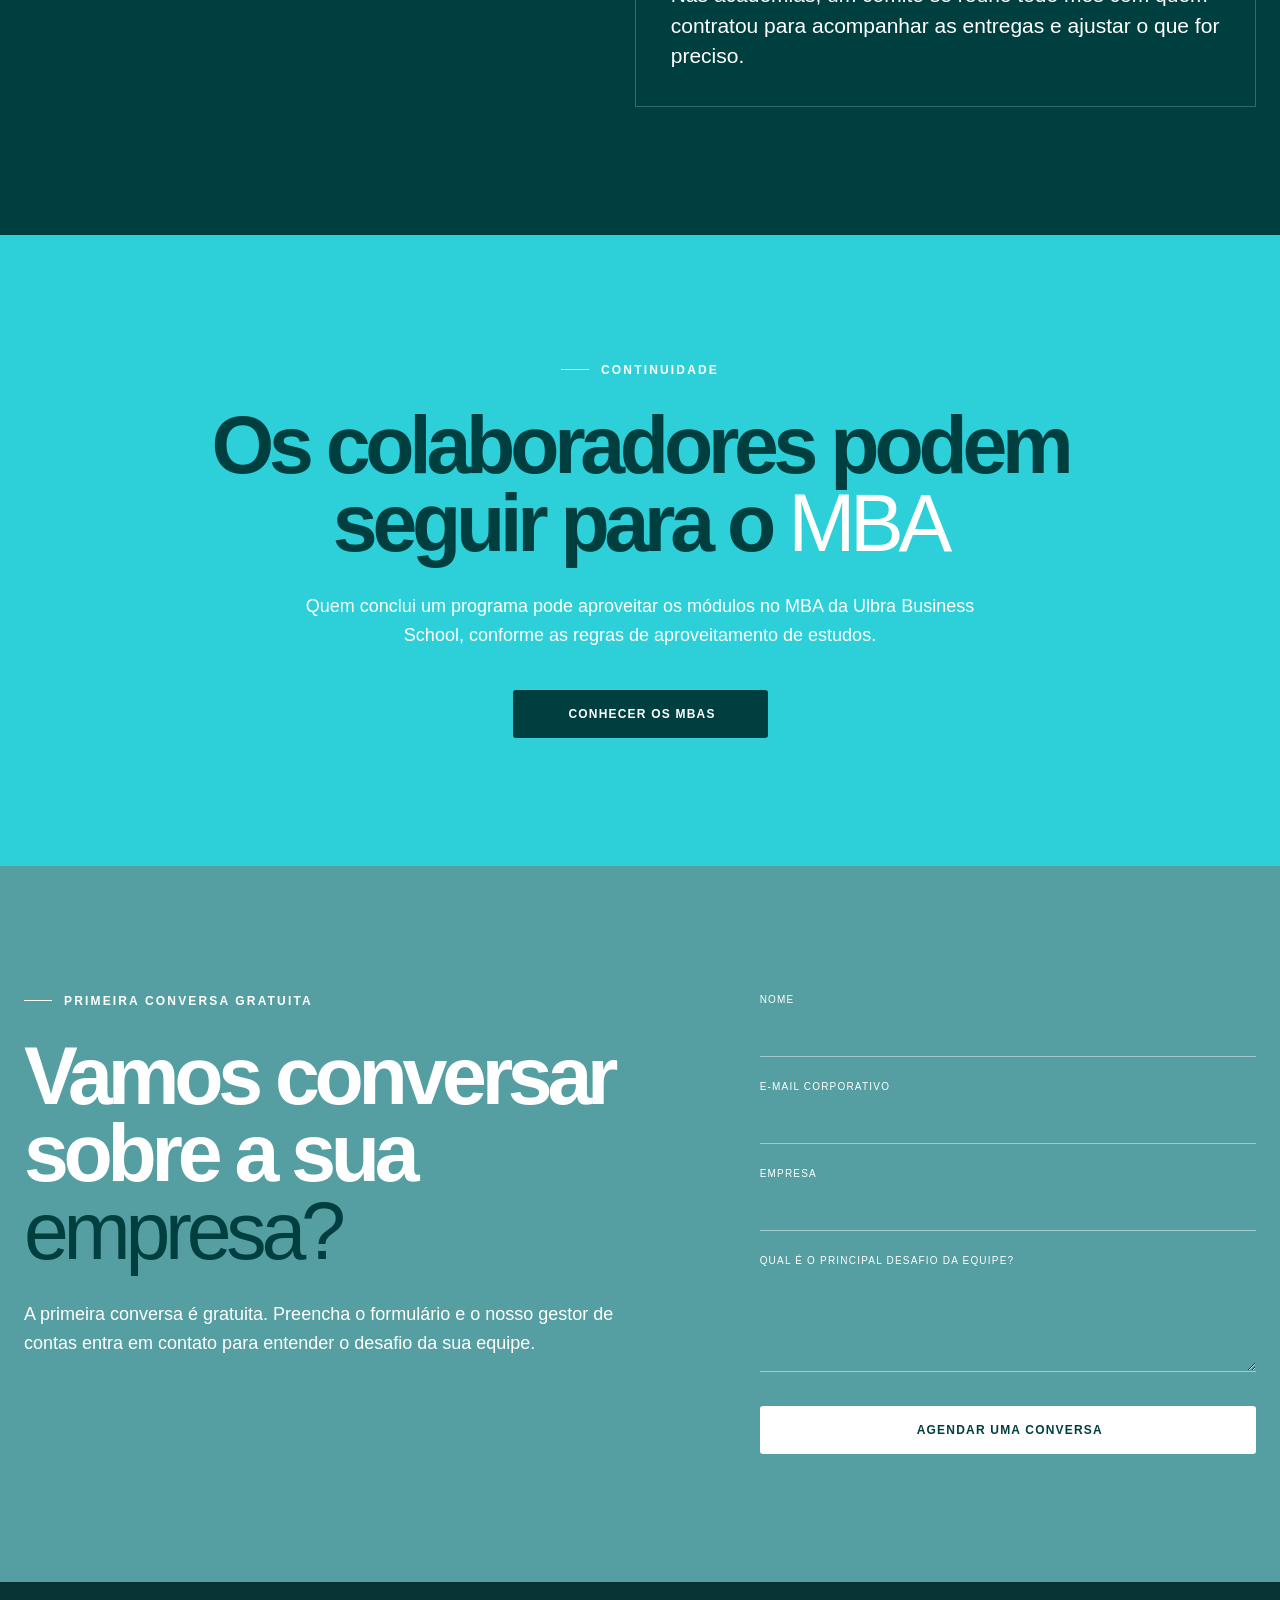
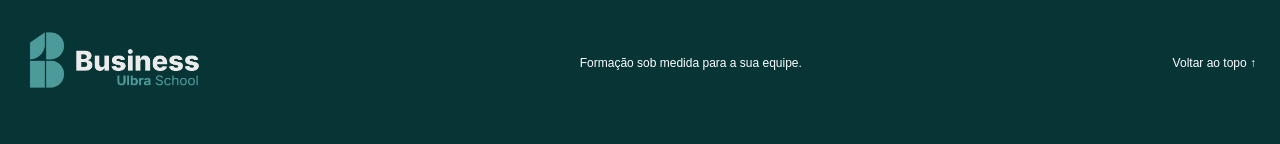
<file: corporate.html>
<!doctype html>
<html lang="pt-BR">
<head>
  <meta charset="UTF-8">
  <meta name="viewport" content="width=device-width,initial-scale=1">
  <meta name="description" content="Ulbra Corporate — formação sob medida para equipes e empresas.">
  <title>Ulbra Corporate | Formação sob medida</title>
  <link rel="stylesheet" href="styles.css">
</head>
<body class="corporate-page">
  <header class="site-header" id="inicio">
    <div class="header-inner">
      <a class="brand" href="index.html" aria-label="Ulbra Business School — página inicial"><img src="links/logo_BUSINESS-school (1).png" alt="Ulbra Business School"></a>
      <nav class="nav" aria-label="Navegação principal"><a href="index.html">Início</a><div class="nav__dropdown"><button type="button" aria-expanded="false">Advanced <span aria-hidden="true">⌄</span></button><div class="nav__submenu"><a href="advanced.html">Visão geral</a><a href="mba-ia.html">MBA em IA e Dados</a><a href="mba-lideranca.html">MBA em Liderança</a></div></div><a href="corporate.html" aria-current="page">Corporate</a></nav>
      <div class="header-actions"><a class="nav__cta" href="#contato">Agendar uma conversa</a><button class="menu-toggle" aria-label="Abrir menu" aria-expanded="false"><span></span><span></span><span></span></button></div>
    </div>
  </header>

  <main>
    <section class="corp-hero" aria-labelledby="corp-title">
      <div class="corp-hero__image"></div><div class="corp-hero__shade"></div>
      <div class="shell corp-hero__content reveal"><p class="eyebrow">Ulbra Corporate</p><h1 id="corp-title">Formação sob medida<br>para a sua <em>equipe</em></h1><p>Diagnósticos, workshops, programas, academias corporativas e MBA para turmas fechadas. Cada programa é montado a partir do que a sua empresa precisa.</p><a class="button button--light" href="#solucoes">Conhecer soluções</a></div>
      <p class="corp-hero__note">Soluções para empresas · Campus Canoas ou in company</p>
    </section>

    <section class="corp-intro section" id="como-funciona">
      <div class="shell corp-intro__grid"><div class="reveal"><p class="section-label">Como funciona</p><h2>Primeiro, a gente<br><em>escuta.</em></h2></div><div class="corp-intro__text reveal"><p>Antes de propor qualquer programa, a nossa equipe conversa com você para entender o que a empresa precisa. A partir dessa conversa, indicamos o caminho, que pode começar por um diagnóstico ou por um workshop de um dia.</p><p>Os encontros presenciais podem acontecer na sua empresa ou no campus de Canoas.</p><div class="corp-intro__meta"><span>01</span><span>Conversa e diagnóstico</span><span>02</span><span>Solução sob medida</span></div></div></div>
    </section>

    <section class="solutions section" id="solucoes">
      <div class="shell"><div class="section-heading reveal"><p class="section-label">Portfólio Corporate</p><h2>Conheça as <em>soluções</em></h2></div>
        <div class="solutions__list">
          <article class="solution reveal"><span class="solution__number">01</span><div><h3>Diagnóstico</h3><p>Em 2 a 4 semanas, avaliamos a maturidade da empresa em inteligência artificial ou as competências da liderança e a cultura. Você recebe um relatório com as prioridades e um plano de desenvolvimento.</p><a href="#contato">Quero um diagnóstico</a></div><strong>2—4<br>semanas</strong></article>
          <article class="solution solution--featured reveal"><span class="solution__number">02</span><div><h3>Workshops</h3><p>Um dia de trabalho prático com a sua equipe, de 15 a 40 pessoas. No fim do dia, a equipe sai com algo pronto para usar no trabalho, como um protótipo, um painel de indicadores ou um plano para o time.</p><p class="solution__topics">IA no dia a dia · Agentes e automação · Decisões com dados · Simulação de empresa · Equipes de alta performance · Negociação e conflitos · Gestão de crises</p><a href="#contato">Quero um workshop</a></div><strong>1<br>dia</strong></article>
          <article class="solution reveal"><span class="solution__number">03</span><div><h3>Programas</h3><p>Programas de quatro meses e 120 horas, fechados para a sua empresa, com certificado de extensão. São oito temas, em inteligência artificial e em liderança.</p><a href="#contato">Quero programas exclusivos</a></div><strong>120<br>horas</strong></article>
          <article class="solution reveal"><span class="solution__number">04</span><div><h3>Academias corporativas</h3><p>Uma jornada de 6 a 12 meses montada a partir do diagnóstico, sobre os desafios da sua empresa. Há duas versões: Academia de IA e Academia de Líderes.</p><a href="#contato">Quero participar</a></div><strong>6—12<br>meses</strong></article>
          <article class="solution reveal"><span class="solution__number">05</span><div><h3>MBA in company</h3><p>Um dos MBAs da Ulbra Advanced completo, para uma turma fechada da sua empresa, com título de pós-graduação para cada participante. Os projetos finais resolvem problemas da própria empresa.</p><a href="#contato">Quero MBAs</a></div><strong>MBA<br>completo</strong></article>
        </div>
      </div>
    </section>

    <section class="corp-path section">
      <div class="shell corp-path__grid"><div class="corp-path__visual reveal"><img src="links/Profissional com Tablet em Escritório Moderno.png" alt="Profissional utilizando tablet em um escritório moderno"></div><div class="corp-path__copy reveal"><p class="section-label">Do essencial ao completo</p><h2>Você contrata só o que a sua empresa <em>precisa</em></h2><p>Muitas empresas começam pelo diagnóstico, seguem para um workshop e depois para um programa ou uma academia. Assim, a empresa vê o resultado de cada etapa antes de decidir se quer contratar a próxima.</p><ol><li><span>01</span>Diagnóstico</li><li><span>02</span>Workshop</li><li><span>03</span>Programa ou academia</li></ol></div></div>
    </section>

    <section class="tracking section" id="evolucao">
      <div class="shell tracking__grid"><div class="reveal"><p class="section-label">Acompanhamento</p><h2>Você acompanha a evolução da <em>equipe</em></h2></div><div class="tracking__cards"><article class="reveal"><span>Antes e depois</span><p>O diagnóstico feito no começo é aplicado de novo no fim, e a empresa vê quanto a equipe evoluiu.</p></article><article class="reveal"><span>Acompanhamento mensal</span><p>Nas academias, um comitê se reúne todo mês com quem contratou para acompanhar as entregas e ajustar o que for preciso.</p></article></div></div>
    </section>

    <section class="mba-bridge section">
      <div class="shell mba-bridge__inner reveal"><p class="section-label">Continuidade</p><h2>Os colaboradores podem seguir para o <em>MBA</em></h2><p>Quem conclui um programa pode aproveitar os módulos no MBA da Ulbra Business School, conforme as regras de aproveitamento de estudos.</p><a class="button button--dark" href="index.html#programas">Conhecer os MBAs</a></div>
    </section>

    <section class="corp-contact section" id="contato">
      <div class="shell corp-contact__grid"><div class="reveal"><p class="section-label">Primeira conversa gratuita</p><h2>Vamos conversar sobre a sua <em>empresa?</em></h2><p>A primeira conversa é gratuita. Preencha o formulário e o nosso gestor de contas entra em contato para entender o desafio da sua equipe.</p></div>
        <form class="corp-form reveal"><label>Nome<input type="text" name="nome" autocomplete="name" required></label><label>E-mail corporativo<input type="email" name="email" autocomplete="email" required></label><label>Empresa<input type="text" name="empresa" autocomplete="organization" required></label><label>Qual é o principal desafio da equipe?<textarea name="desafio" rows="4" required></textarea></label><button class="button button--light" type="submit">Agendar uma conversa</button></form>
      </div>
    </section>
  </main>
  <footer><div class="shell footer__grid"><a href="index.html" aria-label="Ir para a página inicial"><img src="links/logo_BUSINESS-school (1).png" alt="Ulbra Business School"></a><p>Formação sob medida para a sua equipe.</p><a href="#inicio">Voltar ao topo ↑</a></div></footer>
  <script src="script.js"></script>
</body></html>
</file>
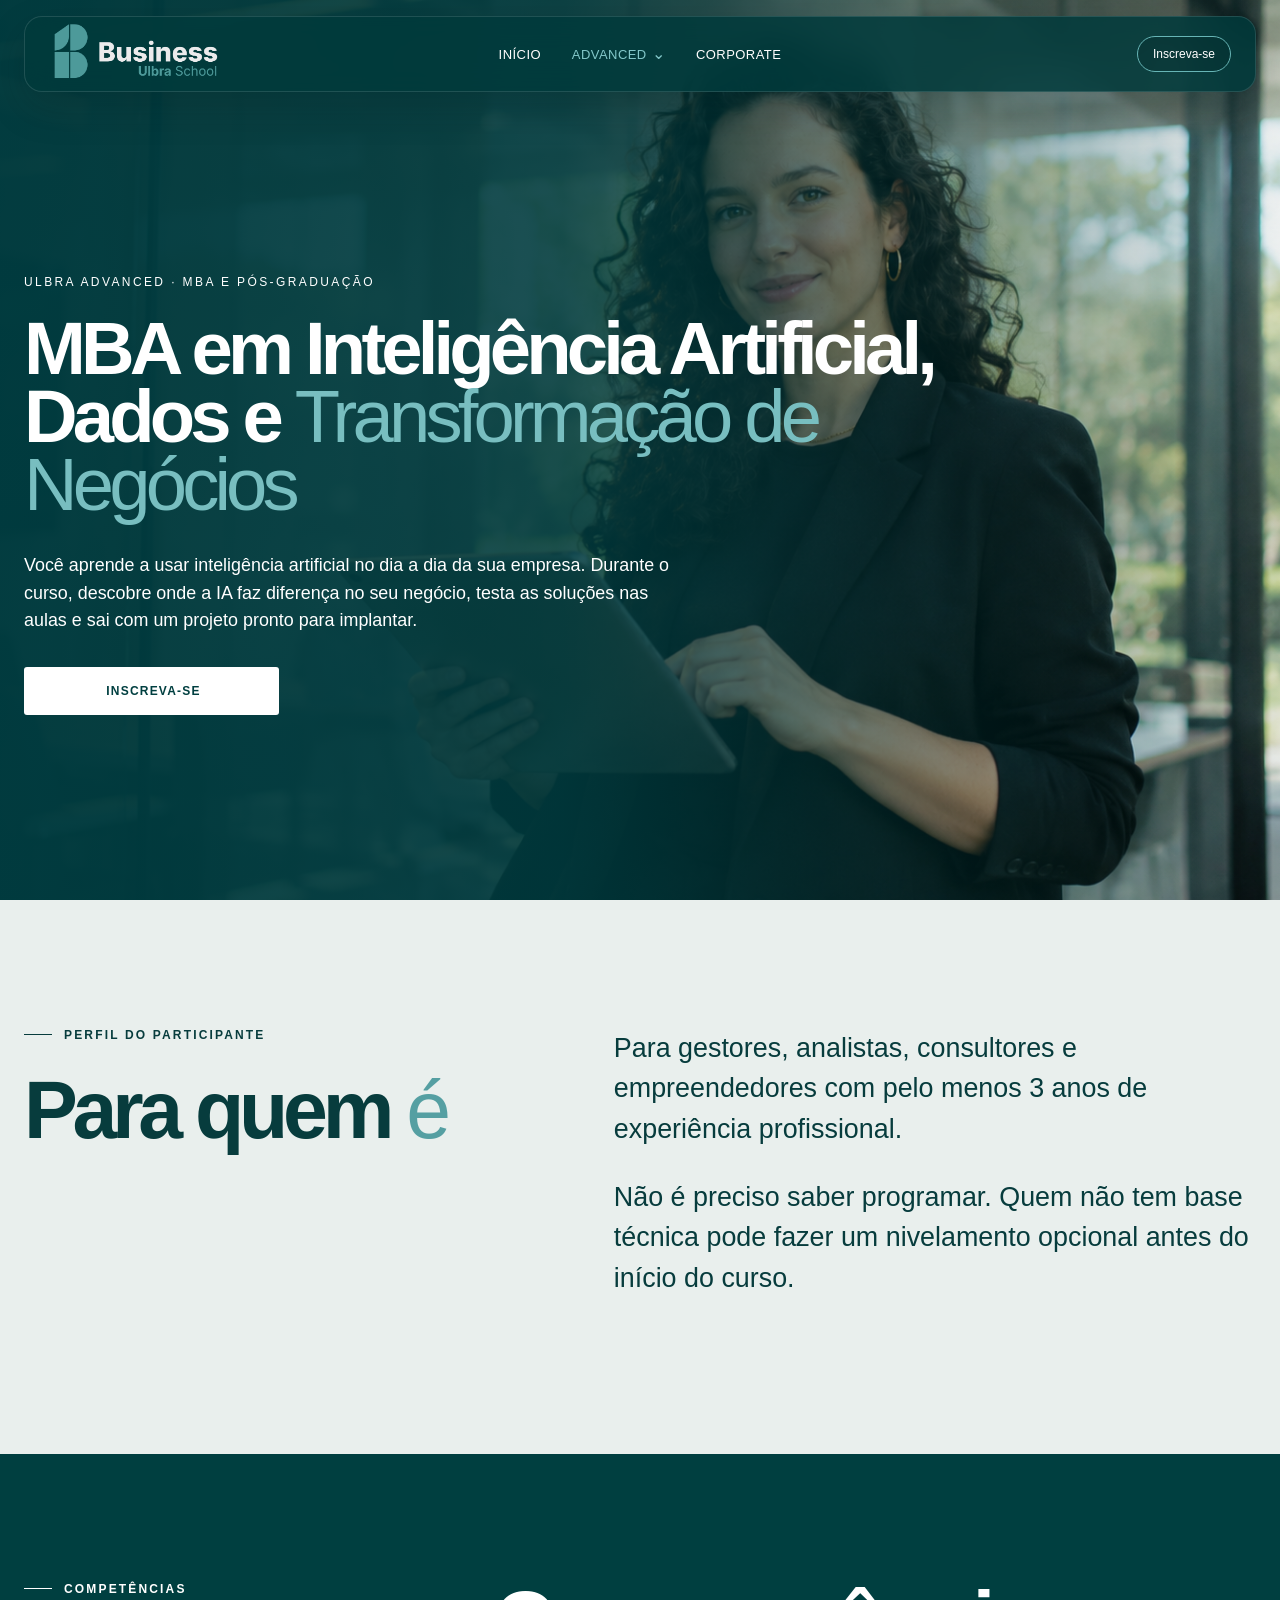
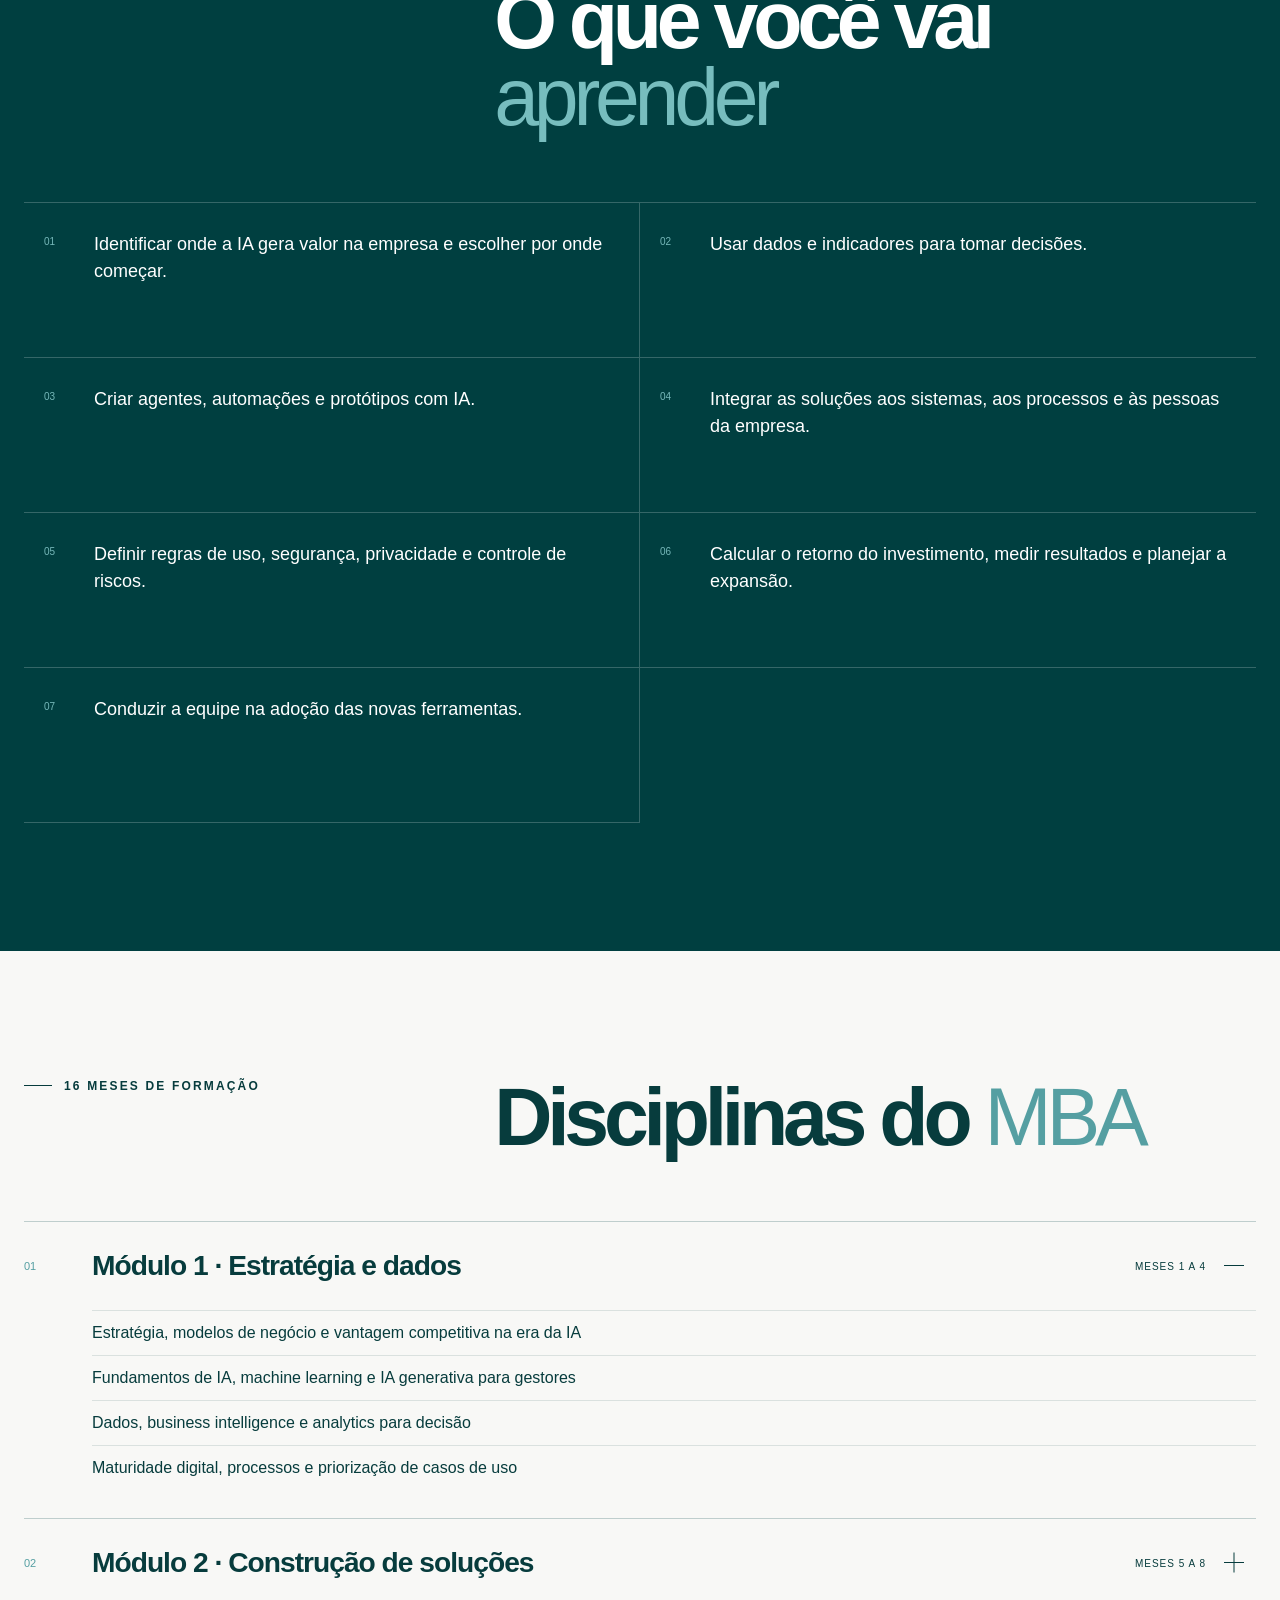
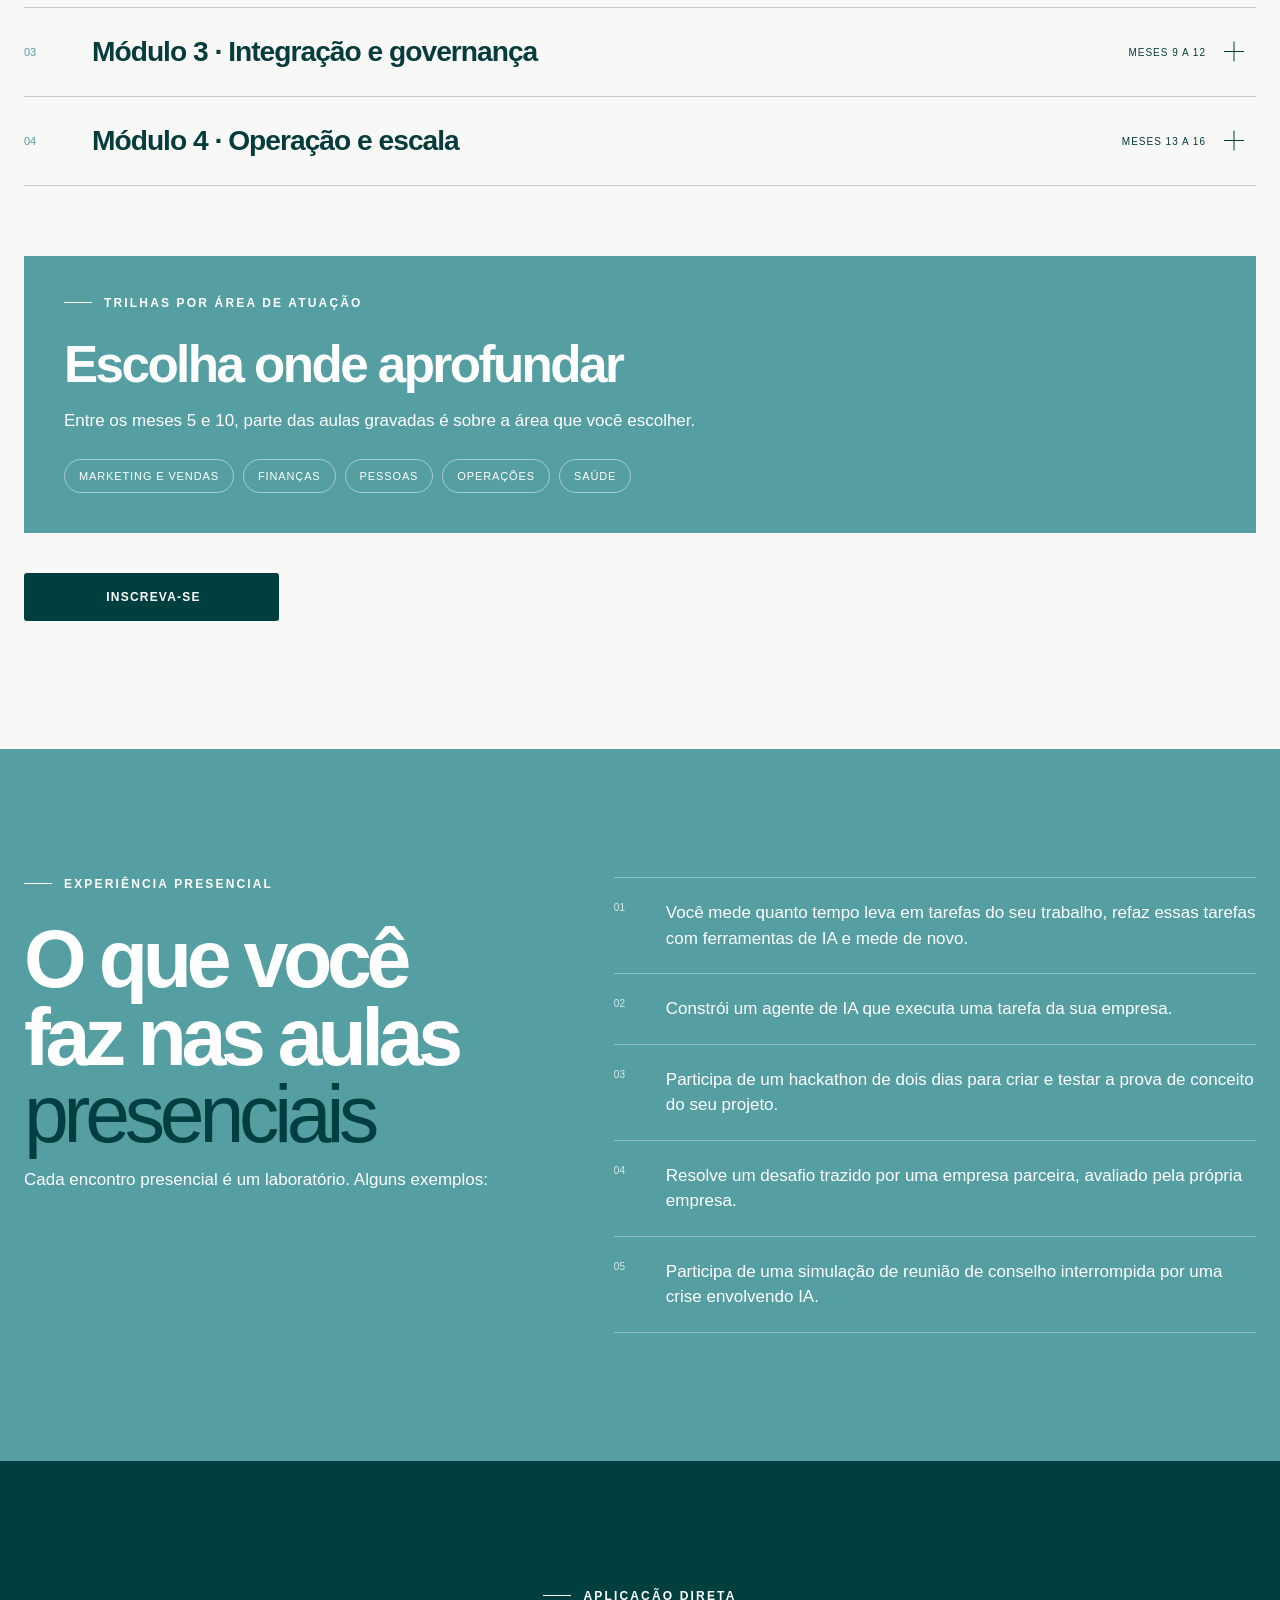
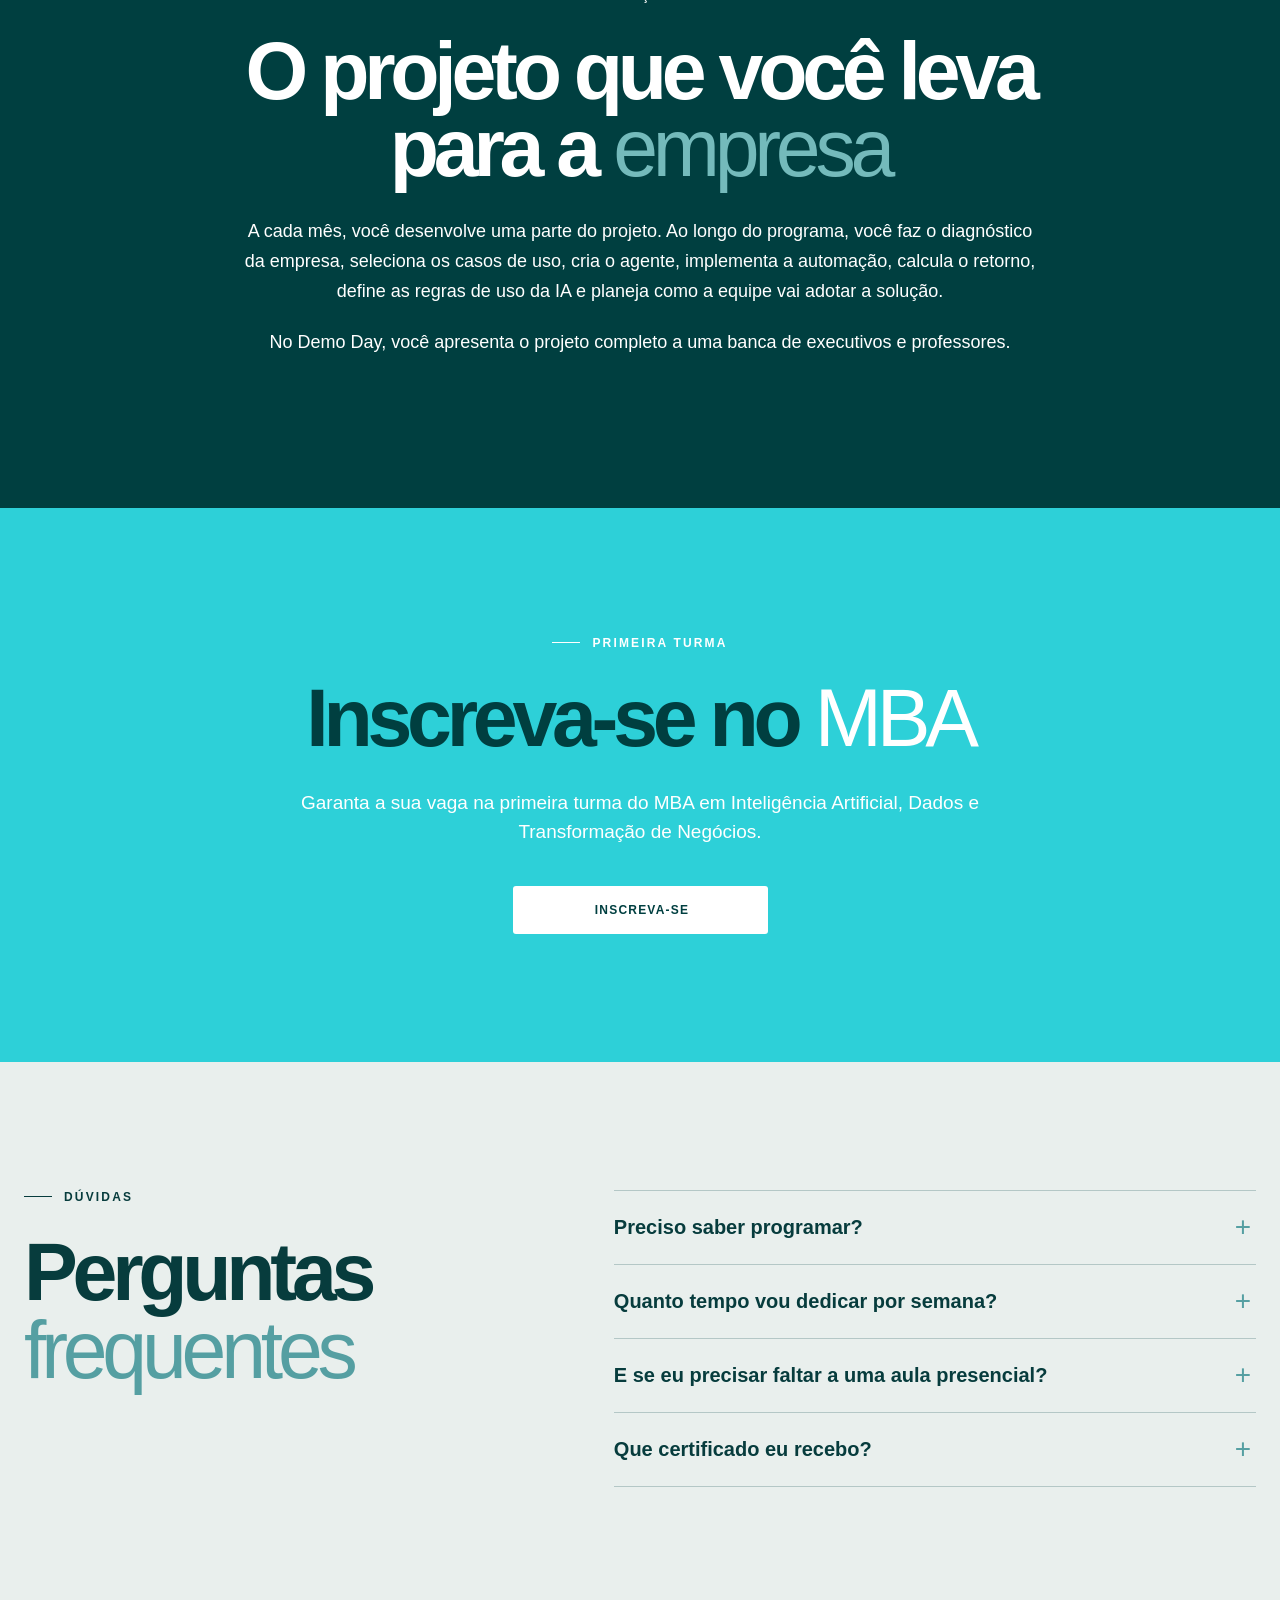
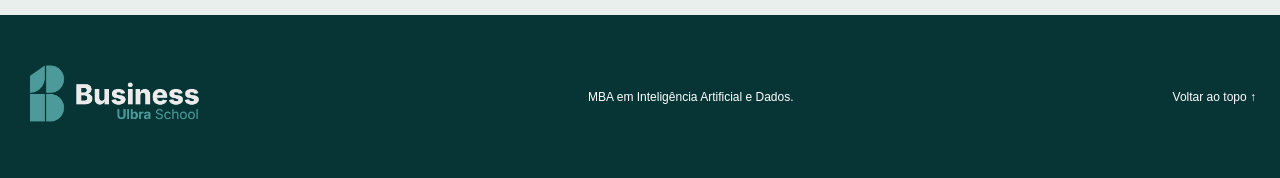
<file: mba-ia.html>
<!doctype html><html lang="pt-BR"><head><meta charset="UTF-8"><meta name="viewport" content="width=device-width,initial-scale=1"><meta name="description" content="MBA em Inteligência Artificial, Dados e Transformação de Negócios da Ulbra Business School."><title>MBA em Inteligência Artificial e Dados | Ulbra Advanced</title><link rel="stylesheet" href="styles.css"></head>
<body class="mba-page mba-page--ia"><header class="site-header" id="inicio"><div class="header-inner"><a class="brand" href="index.html" aria-label="Ulbra Business School — página inicial"><img src="links/logo_BUSINESS-school (1).png" alt="Ulbra Business School"></a><nav class="nav" aria-label="Navegação principal"><a href="index.html">Início</a><div class="nav__dropdown is-current"><button type="button" aria-expanded="false">Advanced <span aria-hidden="true">⌄</span></button><div class="nav__submenu"><a href="advanced.html">Visão geral</a><a href="mba-ia.html" aria-current="page">MBA em IA e Dados</a><a href="mba-lideranca.html">MBA em Liderança</a></div></div><a href="corporate.html">Corporate</a></nav><div class="header-actions"><a class="nav__cta" href="#inscricao">Inscreva-se</a><button class="menu-toggle" aria-label="Abrir menu" aria-expanded="false"><span></span><span></span><span></span></button></div></div></header>
<main><section class="mba-hero"><div class="mba-hero__image"></div><div class="mba-hero__shade"></div><div class="shell mba-hero__content reveal"><p class="eyebrow">Ulbra Advanced · MBA e Pós-graduação</p><h1>MBA em Inteligência Artificial, Dados e <em>Transformação de Negócios</em></h1><p>Você aprende a usar inteligência artificial no dia a dia da sua empresa. Durante o curso, descobre onde a IA faz diferença no seu negócio, testa as soluções nas aulas e sai com um projeto pronto para implantar.</p><a class="button button--light" href="#inscricao">Inscreva-se</a></div></section>
<section class="mba-audience section"><div class="shell mba-split"><div class="reveal"><p class="section-label">Perfil do participante</p><h2>Para quem <em>é</em></h2></div><div class="mba-audience__copy reveal"><p>Para gestores, analistas, consultores e empreendedores com pelo menos 3 anos de experiência profissional.</p><p>Não é preciso saber programar. Quem não tem base técnica pode fazer um nivelamento opcional antes do início do curso.</p></div></div></section>
<section class="mba-learning section"><div class="shell"><div class="section-heading reveal"><p class="section-label">Competências</p><h2>O que você vai <em>aprender</em></h2></div><ol class="learning-list"><li class="reveal">Identificar onde a IA gera valor na empresa e escolher por onde começar.</li><li class="reveal">Usar dados e indicadores para tomar decisões.</li><li class="reveal">Criar agentes, automações e protótipos com IA.</li><li class="reveal">Integrar as soluções aos sistemas, aos processos e às pessoas da empresa.</li><li class="reveal">Definir regras de uso, segurança, privacidade e controle de riscos.</li><li class="reveal">Calcular o retorno do investimento, medir resultados e planejar a expansão.</li><li class="reveal">Conduzir a equipe na adoção das novas ferramentas.</li></ol></div></section>
<section class="mba-curriculum section" id="disciplinas"><div class="shell"><div class="section-heading reveal"><p class="section-label">16 meses de formação</p><h2>Disciplinas do <em>MBA</em></h2></div><div class="module-accordion">
<details class="reveal" open><summary><span>01</span><div><b>Módulo 1 · Estratégia e dados</b><small>Meses 1 a 4</small></div><i></i></summary><ul><li>Estratégia, modelos de negócio e vantagem competitiva na era da IA</li><li>Fundamentos de IA, machine learning e IA generativa para gestores</li><li>Dados, business intelligence e analytics para decisão</li><li>Maturidade digital, processos e priorização de casos de uso</li></ul></details>
<details class="reveal"><summary><span>02</span><div><b>Módulo 2 · Construção de soluções</b><small>Meses 5 a 8</small></div><i></i></summary><ul><li>IA generativa aplicada: prompts, copilotos e produtividade</li><li>Agentes inteligentes para negócios</li><li>Automação inteligente de processos</li><li>Finanças para decisão executiva, business case e retorno sobre investimento</li></ul></details>
<details class="reveal"><summary><span>03</span><div><b>Módulo 3 · Integração e governança</b><small>Meses 9 a 12</small></div><i></i></summary><ul><li>Arquitetura de soluções e integração de sistemas</li><li>Prototipagem, produto digital e provas de conceito</li><li>Governança de dados e IA, segurança e gestão de riscos</li><li>Gestão da mudança e adoção</li></ul></details>
<details class="reveal"><summary><span>04</span><div><b>Módulo 4 · Operação e escala</b><small>Meses 13 a 16</small></div><i></i></summary><ul><li>Gestão de projetos de IA, operação e escala</li><li>Desafio de uma empresa parceira</li><li>Decisão estratégica, governança e gestão de crises</li><li>Projeto final: banca e Demo Day</li></ul></details></div>
<div class="mba-tracks reveal"><p class="section-label">Trilhas por área de atuação</p><h3>Escolha onde aprofundar</h3><p>Entre os meses 5 e 10, parte das aulas gravadas é sobre a área que você escolher.</p><div><span>Marketing e Vendas</span><span>Finanças</span><span>Pessoas</span><span>Operações</span><span>Saúde</span></div></div><a class="button button--dark curriculum-cta" href="#inscricao">Inscreva-se</a></div></section>
<section class="mba-labs section"><div class="shell mba-split"><div class="reveal"><p class="section-label">Experiência presencial</p><h2>O que você faz nas aulas <em>presenciais</em></h2><p>Cada encontro presencial é um laboratório. Alguns exemplos:</p></div><ul class="lab-examples"><li class="reveal">Você mede quanto tempo leva em tarefas do seu trabalho, refaz essas tarefas com ferramentas de IA e mede de novo.</li><li class="reveal">Constrói um agente de IA que executa uma tarefa da sua empresa.</li><li class="reveal">Participa de um hackathon de dois dias para criar e testar a prova de conceito do seu projeto.</li><li class="reveal">Resolve um desafio trazido por uma empresa parceira, avaliado pela própria empresa.</li><li class="reveal">Participa de uma simulação de reunião de conselho interrompida por uma crise envolvendo IA.</li></ul></div></section>
<section class="mba-project section"><div class="shell mba-project__inner reveal"><p class="section-label">Aplicação direta</p><h2>O projeto que você leva para a <em>empresa</em></h2><p>A cada mês, você desenvolve uma parte do projeto. Ao longo do programa, você faz o diagnóstico da empresa, seleciona os casos de uso, cria o agente, implementa a automação, calcula o retorno, define as regras de uso da IA e planeja como a equipe vai adotar a solução.</p><p>No Demo Day, você apresenta o projeto completo a uma banca de executivos e professores.</p></div></section>
<section class="mba-enroll section" id="inscricao"><div class="shell mba-enroll__inner reveal"><p class="section-label">Primeira turma</p><h2>Inscreva-se no <em>MBA</em></h2><p>Garanta a sua vaga na primeira turma do MBA em Inteligência Artificial, Dados e Transformação de Negócios.</p><a class="button button--light" href="#inicio">Inscreva-se</a></div></section>
<section class="mba-faq section"><div class="shell mba-split"><div class="reveal"><p class="section-label">Dúvidas</p><h2>Perguntas <em>frequentes</em></h2></div><div class="faq-list"><details class="reveal"><summary>Preciso saber programar?</summary><p>Não. O curso não exige programação, e há um nivelamento opcional de 12 horas antes do início para quem não tem base técnica.</p></details><details class="reveal"><summary>Quanto tempo vou dedicar por semana?</summary><p>Cerca de 4 horas, entre aulas gravadas e encontros ao vivo, mais um fim de semana de aulas presenciais por mês.</p></details><details class="reveal"><summary>E se eu precisar faltar a uma aula presencial?</summary><p>É preciso estar presente em pelo menos 14 dos 16 encontros presenciais.</p></details><details class="reveal"><summary>Que certificado eu recebo?</summary><p>Cada módulo concluído dá um certificado de extensão de 120 horas. Com os quatro módulos e o projeto aprovado, você recebe o título de MBA.</p></details></div></div></section></main>
<footer><div class="shell footer__grid"><a href="index.html"><img src="links/logo_BUSINESS-school (1).png" alt="Ulbra Business School"></a><p>MBA em Inteligência Artificial e Dados.</p><a href="#inicio">Voltar ao topo ↑</a></div></footer><script src="script.js"></script></body></html>
</file>
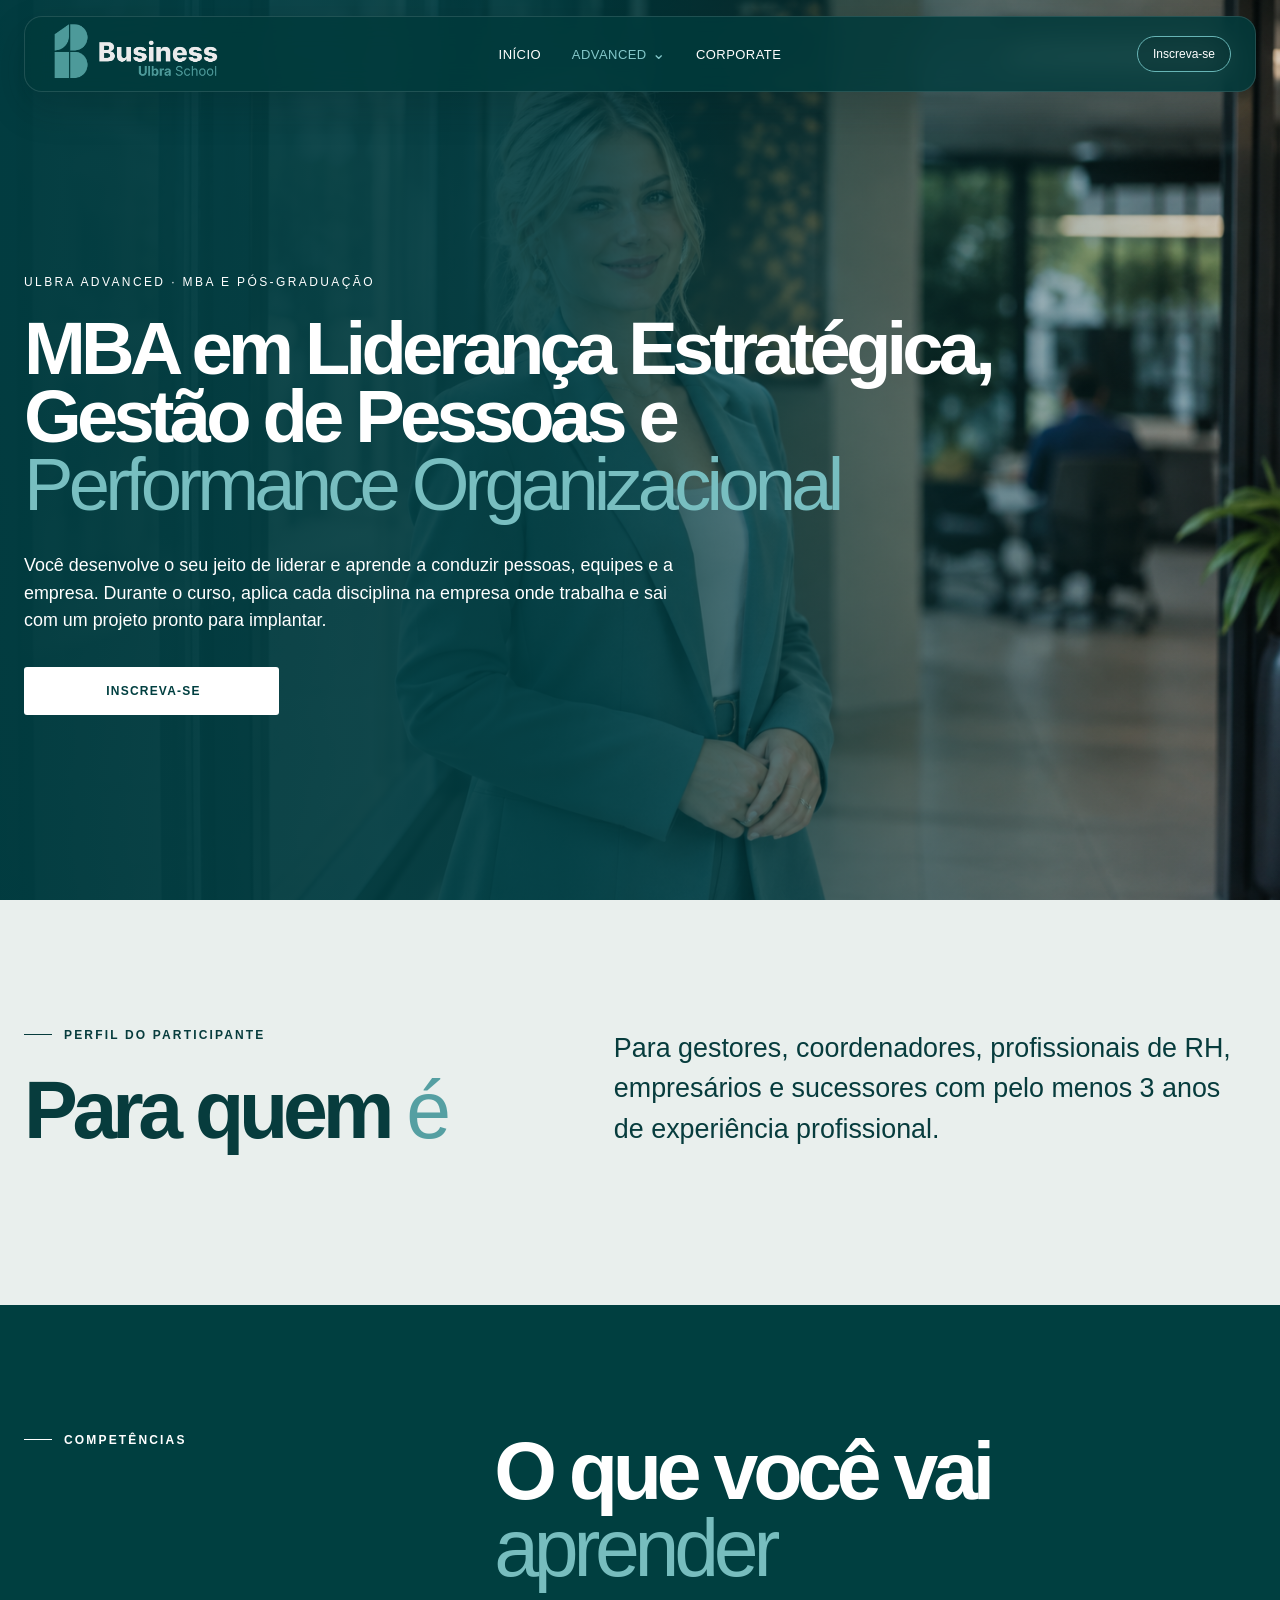
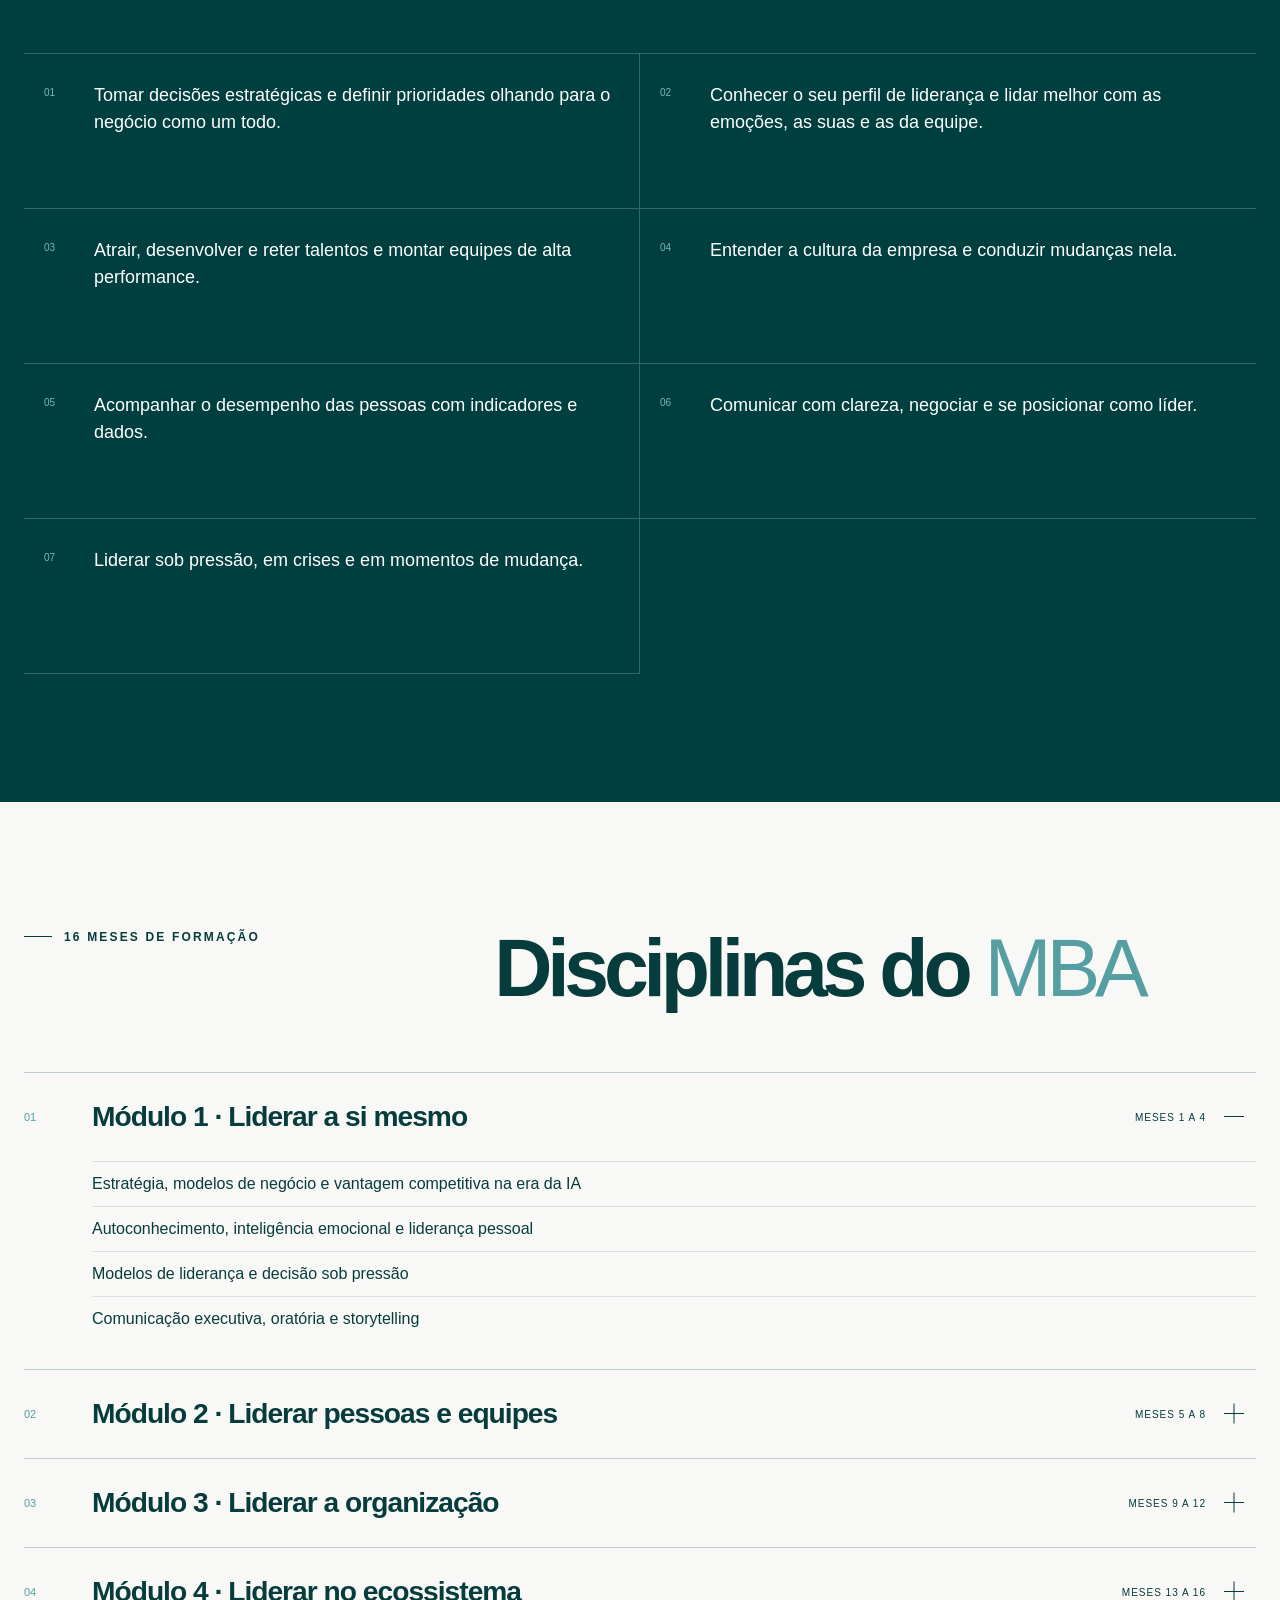
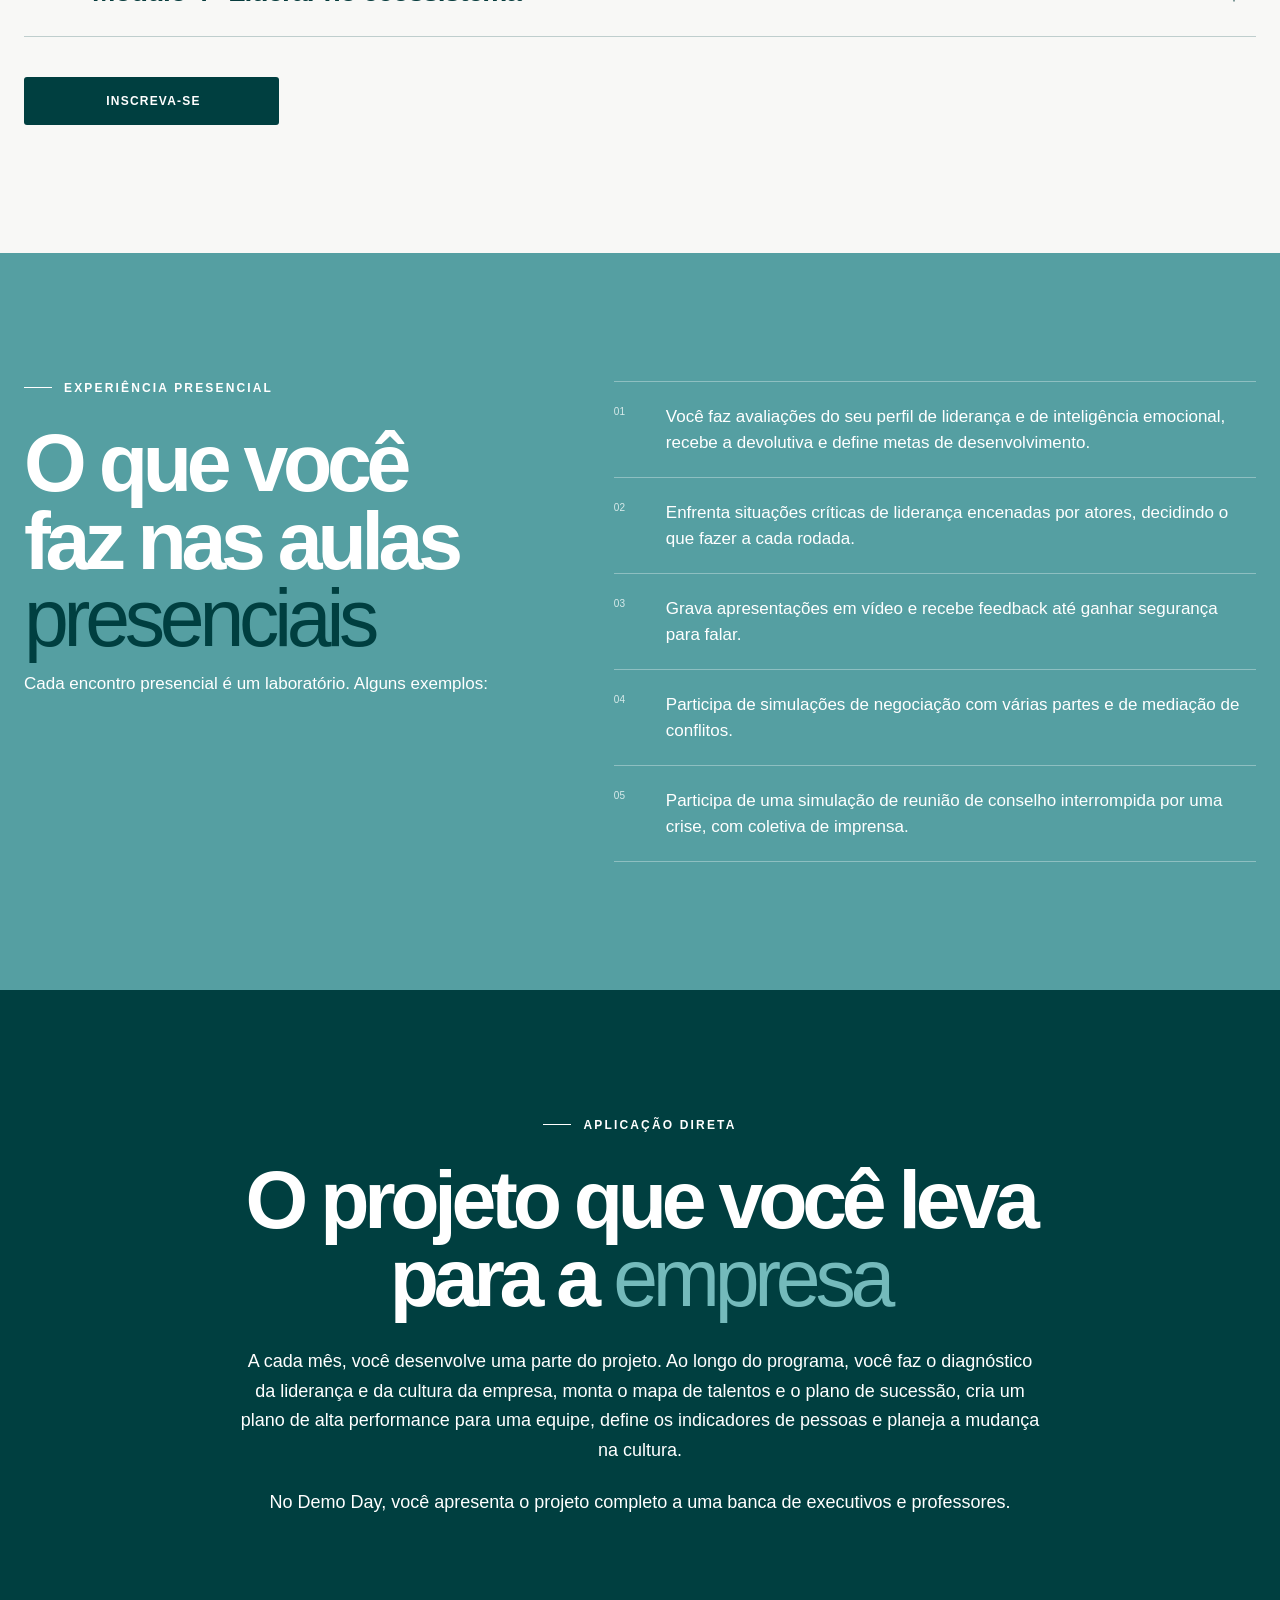
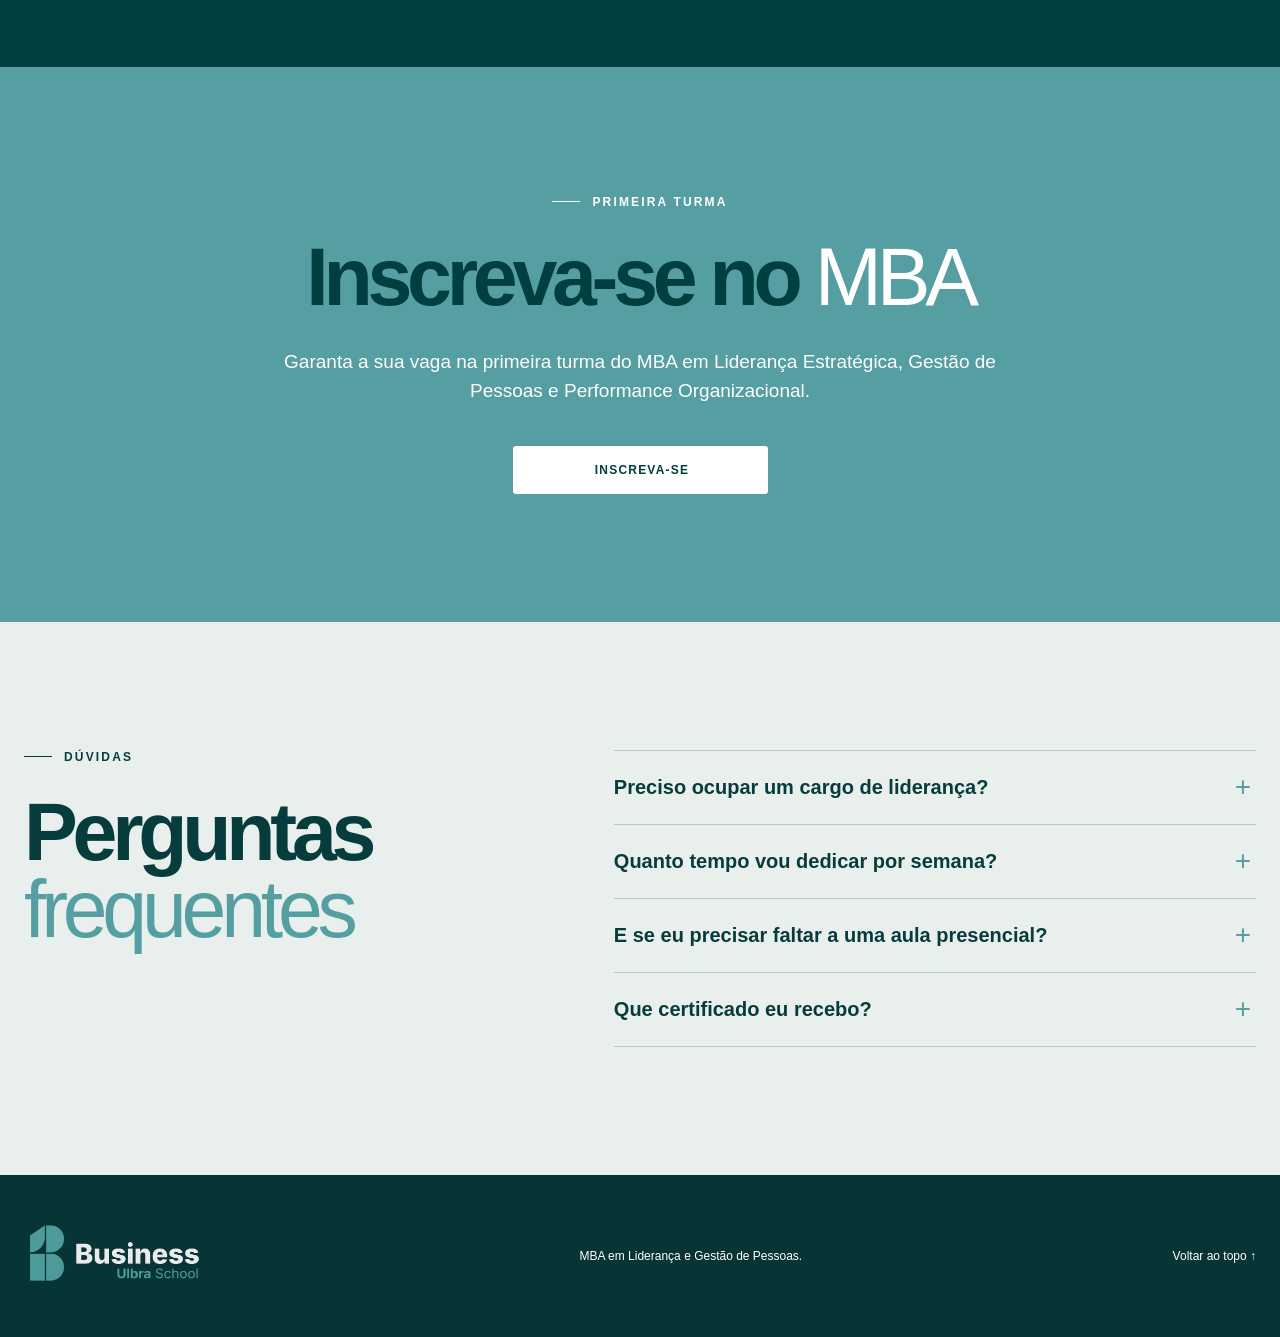
<file: mba-lideranca.html>
<!doctype html><html lang="pt-BR"><head><meta charset="UTF-8"><meta name="viewport" content="width=device-width,initial-scale=1"><meta name="description" content="MBA em Liderança Estratégica, Gestão de Pessoas e Performance Organizacional da Ulbra Business School."><title>MBA em Liderança e Gestão de Pessoas | Ulbra Advanced</title><link rel="stylesheet" href="styles.css"></head>
<body class="mba-page mba-page--lead"><header class="site-header" id="inicio"><div class="header-inner"><a class="brand" href="index.html" aria-label="Ulbra Business School — página inicial"><img src="links/logo_BUSINESS-school (1).png" alt="Ulbra Business School"></a><nav class="nav" aria-label="Navegação principal"><a href="index.html">Início</a><div class="nav__dropdown is-current"><button type="button" aria-expanded="false">Advanced <span aria-hidden="true">⌄</span></button><div class="nav__submenu"><a href="advanced.html">Visão geral</a><a href="mba-ia.html">MBA em IA e Dados</a><a href="mba-lideranca.html" aria-current="page">MBA em Liderança</a></div></div><a href="corporate.html">Corporate</a></nav><div class="header-actions"><a class="nav__cta" href="#inscricao">Inscreva-se</a><button class="menu-toggle" aria-label="Abrir menu" aria-expanded="false"><span></span><span></span><span></span></button></div></div></header>
<main><section class="mba-hero"><div class="mba-hero__image"></div><div class="mba-hero__shade"></div><div class="shell mba-hero__content reveal"><p class="eyebrow">Ulbra Advanced · MBA e Pós-graduação</p><h1>MBA em Liderança Estratégica, Gestão de Pessoas e <em>Performance Organizacional</em></h1><p>Você desenvolve o seu jeito de liderar e aprende a conduzir pessoas, equipes e a empresa. Durante o curso, aplica cada disciplina na empresa onde trabalha e sai com um projeto pronto para implantar.</p><a class="button button--light" href="#inscricao">Inscreva-se</a></div></section>
<section class="mba-audience section"><div class="shell mba-split"><div class="reveal"><p class="section-label">Perfil do participante</p><h2>Para quem <em>é</em></h2></div><div class="mba-audience__copy reveal"><p>Para gestores, coordenadores, profissionais de RH, empresários e sucessores com pelo menos 3 anos de experiência profissional.</p></div></div></section>
<section class="mba-learning section"><div class="shell"><div class="section-heading reveal"><p class="section-label">Competências</p><h2>O que você vai <em>aprender</em></h2></div><ol class="learning-list"><li class="reveal">Tomar decisões estratégicas e definir prioridades olhando para o negócio como um todo.</li><li class="reveal">Conhecer o seu perfil de liderança e lidar melhor com as emoções, as suas e as da equipe.</li><li class="reveal">Atrair, desenvolver e reter talentos e montar equipes de alta performance.</li><li class="reveal">Entender a cultura da empresa e conduzir mudanças nela.</li><li class="reveal">Acompanhar o desempenho das pessoas com indicadores e dados.</li><li class="reveal">Comunicar com clareza, negociar e se posicionar como líder.</li><li class="reveal">Liderar sob pressão, em crises e em momentos de mudança.</li></ol></div></section>
<section class="mba-curriculum section" id="disciplinas"><div class="shell"><div class="section-heading reveal"><p class="section-label">16 meses de formação</p><h2>Disciplinas do <em>MBA</em></h2></div><div class="module-accordion">
<details class="reveal" open><summary><span>01</span><div><b>Módulo 1 · Liderar a si mesmo</b><small>Meses 1 a 4</small></div><i></i></summary><ul><li>Estratégia, modelos de negócio e vantagem competitiva na era da IA</li><li>Autoconhecimento, inteligência emocional e liderança pessoal</li><li>Modelos de liderança e decisão sob pressão</li><li>Comunicação executiva, oratória e storytelling</li></ul></details>
<details class="reveal"><summary><span>02</span><div><b>Módulo 2 · Liderar pessoas e equipes</b><small>Meses 5 a 8</small></div><i></i></summary><ul><li>Gestão estratégica de talentos e sucessão</li><li>Equipes de alta performance, delegação e feedback</li><li>Negociação, gestão de conflitos e conversas difíceis</li><li>Finanças para decisão executiva, business case e retorno sobre investimento</li></ul></details>
<details class="reveal"><summary><span>03</span><div><b>Módulo 3 · Liderar a organização</b><small>Meses 9 a 12</small></div><i></i></summary><ul><li>Cultura organizacional: diagnóstico e clima</li><li>Gestão de desempenho, OKRs e People Analytics</li><li>IA para líderes e o futuro do trabalho</li><li>Gestão da mudança e adoção</li></ul></details>
<details class="reveal"><summary><span>04</span><div><b>Módulo 4 · Liderar no ecossistema</b><small>Meses 13 a 16</small></div><i></i></summary><ul><li>Presença executiva, marca pessoal e posicionamento digital</li><li>Desafio de uma empresa parceira</li><li>Decisão estratégica, governança e gestão de crises</li><li>Projeto final: banca e Demo Day</li></ul></details></div><a class="button button--dark curriculum-cta" href="#inscricao">Inscreva-se</a></div></section>
<section class="mba-labs section"><div class="shell mba-split"><div class="reveal"><p class="section-label">Experiência presencial</p><h2>O que você faz nas aulas <em>presenciais</em></h2><p>Cada encontro presencial é um laboratório. Alguns exemplos:</p></div><ul class="lab-examples"><li class="reveal">Você faz avaliações do seu perfil de liderança e de inteligência emocional, recebe a devolutiva e define metas de desenvolvimento.</li><li class="reveal">Enfrenta situações críticas de liderança encenadas por atores, decidindo o que fazer a cada rodada.</li><li class="reveal">Grava apresentações em vídeo e recebe feedback até ganhar segurança para falar.</li><li class="reveal">Participa de simulações de negociação com várias partes e de mediação de conflitos.</li><li class="reveal">Participa de uma simulação de reunião de conselho interrompida por uma crise, com coletiva de imprensa.</li></ul></div></section>
<section class="mba-project section"><div class="shell mba-project__inner reveal"><p class="section-label">Aplicação direta</p><h2>O projeto que você leva para a <em>empresa</em></h2><p>A cada mês, você desenvolve uma parte do projeto. Ao longo do programa, você faz o diagnóstico da liderança e da cultura da empresa, monta o mapa de talentos e o plano de sucessão, cria um plano de alta performance para uma equipe, define os indicadores de pessoas e planeja a mudança na cultura.</p><p>No Demo Day, você apresenta o projeto completo a uma banca de executivos e professores.</p></div></section>
<section class="mba-enroll section" id="inscricao"><div class="shell mba-enroll__inner reveal"><p class="section-label">Primeira turma</p><h2>Inscreva-se no <em>MBA</em></h2><p>Garanta a sua vaga na primeira turma do MBA em Liderança Estratégica, Gestão de Pessoas e Performance Organizacional.</p><a class="button button--light" href="#inicio">Inscreva-se</a></div></section>
<section class="mba-faq section"><div class="shell mba-split"><div class="reveal"><p class="section-label">Dúvidas</p><h2>Perguntas <em>frequentes</em></h2></div><div class="faq-list"><details class="reveal"><summary>Preciso ocupar um cargo de liderança?</summary><p>O curso é para gestores, coordenadores, profissionais de RH, empresários e sucessores. O requisito é ter pelo menos 3 anos de experiência profissional.</p></details><details class="reveal"><summary>Quanto tempo vou dedicar por semana?</summary><p>Cerca de 4 horas, entre aulas gravadas e encontros ao vivo, mais um fim de semana de aulas presenciais por mês.</p></details><details class="reveal"><summary>E se eu precisar faltar a uma aula presencial?</summary><p>É preciso estar presente em pelo menos 14 dos 16 encontros presenciais.</p></details><details class="reveal"><summary>Que certificado eu recebo?</summary><p>Cada módulo concluído dá um certificado de extensão de 120 horas. Com os quatro módulos e o projeto aprovado, você recebe o título de MBA.</p></details></div></div></section></main>
<footer><div class="shell footer__grid"><a href="index.html"><img src="links/logo_BUSINESS-school (1).png" alt="Ulbra Business School"></a><p>MBA em Liderança e Gestão de Pessoas.</p><a href="#inicio">Voltar ao topo ↑</a></div></footer><script src="script.js"></script></body></html>
</file>
<file: styles.css>
:root{--deep:#003f40;--teal:#559fa2;--cyan:#2dd0d8;--mist:#e9efed;--white:#f8f8f6;--ink:#073c3d}*{box-sizing:border-box}html{scroll-behavior:smooth}body{margin:0;color:var(--ink);background:var(--white);font-family:Inter,Arial,sans-serif;overflow-x:hidden}img{display:block;max-width:100%}a{color:inherit;text-decoration:none}button{font:inherit}.shell{width:min(1240px,calc(100% - 48px));margin:auto}.section{padding:clamp(88px,10vw,150px) 0}.section-label{margin:0;text-transform:uppercase;font-size:12px;font-weight:750;letter-spacing:.18em}.section-label:before{content:"";display:inline-block;width:28px;height:1px;margin:0 12px 4px 0;background:currentColor}h2{margin:0;font-size:clamp(44px,6.3vw,88px);line-height:.96;letter-spacing:-.065em;font-weight:650}h2 em,h1 em{color:var(--teal);font-style:normal;font-weight:350}.button{display:inline-flex;align-items:center;justify-content:space-between;gap:32px;min-width:255px;padding:17px 20px 17px 24px;border-radius:3px;text-transform:uppercase;font-size:12px;font-weight:750;letter-spacing:.1em;transition:.25s}.button:hover{transform:translateY(-3px)}.button span{font-size:20px}.button--light{color:var(--deep);background:#fff}.button--dark{color:#fff;background:var(--deep)}
.site-header{height:82px;padding:0 max(24px,4vw);position:absolute;inset:0 0 auto;z-index:20;display:flex;align-items:center;justify-content:space-between;border-bottom:1px solid #ffffff35;color:#fff}.brand img{width:185px}.nav{display:flex;align-items:center;gap:clamp(20px,2.5vw,40px)}.nav>a:not(.nav__cta){font-size:12px;font-weight:600}.nav__cta{padding:12px 16px;border:1px solid #fff;text-transform:uppercase;font-size:10px;letter-spacing:.1em}.menu-toggle{display:none;background:none;border:0;color:#fff}.hero{min-height:760px;height:100svh;position:relative;display:grid;align-items:center;color:#fff;background:var(--deep)}.hero__image,.hero__shade{position:absolute;inset:0}.hero__image{background:url("links/Dupla Executiva Diante do Futuro.png") 67% center/cover}.hero__shade{background:linear-gradient(90deg,#003c3fe8,#003c3fbf 38%,#003c3f2b 72%),linear-gradient(0deg,#003c3f73,transparent 45%)}.hero__content{position:relative;z-index:1;padding-top:70px}.eyebrow{margin:0 0 26px;font-size:12px;text-transform:uppercase;letter-spacing:.2em}.hero h1{max-width:860px;margin:0;font-size:clamp(65px,8.8vw,128px);line-height:.82;letter-spacing:-.075em}.hero h1 em{color:#75c0c1}.hero__lead{max-width:580px;margin:38px 0;font-size:clamp(17px,1.55vw,22px);line-height:1.5}.hero__index{position:absolute;z-index:1;right:4vw;bottom:34px;display:flex;align-items:center;gap:12px;font-size:9px;letter-spacing:.2em}.hero__index span{width:65px;height:1px;background:#fff}
.intro{padding-bottom:65px;background:var(--mist)}.intro__grid,.section-heading{display:grid;grid-template-columns:.7fr 1.3fr;gap:60px}.intro__copy p{max-width:780px;margin:45px 0 0;font-size:clamp(20px,2.1vw,29px);line-height:1.48}.marquee{margin-top:110px;padding:20px 0;border-block:1px solid #174f5040;overflow:hidden;white-space:nowrap;color:var(--teal);font-size:14px;text-transform:uppercase;letter-spacing:.15em}.marquee span{display:inline-block;animation:marquee 26s linear infinite}@keyframes marquee{to{transform:translateX(-50%)}}
.section-heading{margin-bottom:65px}.program-grid{display:grid;grid-template-columns:1.15fr .85fr;gap:18px}.program-card{min-height:600px;padding:44px;position:relative;overflow:hidden;color:#fff}.program-card .photo,.program-card .overlay{position:absolute;inset:0;transition:.6s}.program-card:hover .photo{transform:scale(1.04)}.advanced .photo{background:url("links/Profissional no escritório moderno.png") center/cover}.corporate .photo{background:url("links/Retrato corporativo diante de fachada de vidro.png") center/cover}.overlay{background:linear-gradient(0deg,#003b3eef,#003b3e7d 58%,#003b3e20)}.program-card__content{height:100%;position:relative;z-index:1;display:flex;flex-direction:column;align-items:flex-start}.program-card__content>span{font-size:10px;text-transform:uppercase;letter-spacing:.16em}.program-card h3{margin:auto 0 18px;font-size:clamp(39px,4.8vw,69px);line-height:.95;letter-spacing:-.055em}.program-card p{margin:0 0 30px;font-size:17px;line-height:1.5}.program-card a{width:100%;padding-top:18px;display:flex;justify-content:space-between;border-top:1px solid #ffffff75;text-transform:uppercase;font-size:11px;letter-spacing:.1em}
.common{color:#fff;background:var(--deep)}.common__layout{display:grid;grid-template-columns:.8fr 1.2fr;gap:9vw}.common__sticky{align-self:start;position:sticky;top:80px}.common__sticky h2{margin-top:28px;font-size:clamp(48px,6vw,78px)}.common__sticky h2 em{color:#6fb6b8}.mark{width:130px;display:grid;grid-template-columns:1fr 1fr;margin-top:65px;gap:4px}.mark i{height:62px;background:var(--teal)}.mark i:first-child{border-radius:60px 0 0}.mark i:nth-child(2),.mark i:nth-child(4){border-radius:0 60px 60px 0}.feature{padding:36px 0;display:grid;grid-template-columns:60px 1fr;gap:22px;border-top:1px solid #ffffff30}.feature:last-child{border-bottom:1px solid #ffffff30}.feature>span{color:#80b8b8;font-size:11px}.feature h3{margin:0 0 14px;font-size:clamp(25px,2.2vw,32px)}.feature p{margin:0;color:#c7d8d6;font-size:16px;line-height:1.65}
.labs{color:#fff;background:var(--teal)}.labs__grid{display:grid;grid-template-columns:1fr 1fr;margin-top:70px;border:1px solid #ffffff54}.lab{min-height:500px;padding:38px;display:flex;flex-direction:column}.lab+.lab{border-left:1px solid #ffffff54}.lab>span{font-size:10px}.lab__icon{width:62px;height:62px;margin:35px 0 auto;display:grid;place-items:center;border:1px solid #fff;border-radius:50%;font-size:25px}.lab h3{margin:38px 0 20px;font-size:clamp(34px,3.8vw,53px);line-height:.97;letter-spacing:-.05em}.lab p{margin:0;color:#edf4f2;font-size:16px;line-height:1.55}
.campus{padding-top:0}.campus__visual{height:min(65vw,780px);position:relative;overflow:hidden}.campus__visual img{width:100%;height:100%;object-fit:cover}.campus__visual span{position:absolute;left:4vw;bottom:35px;color:#fff;text-transform:uppercase;font-size:10px;letter-spacing:.18em}.campus__copy{padding-top:90px;display:grid;grid-template-columns:.7fr 1.3fr;gap:25px 60px}.campus__copy h2,.campus__copy>p:not(.section-label){grid-column:2}.campus__copy>p:not(.section-label){max-width:770px;margin:10px 0 0;font-size:18px;line-height:1.65}.final-cta{color:#fff;text-align:center;background:var(--cyan)}.final-cta__inner{display:flex;flex-direction:column;align-items:center}.final-cta h2{margin:30px 0;color:var(--deep)}.final-cta h2 em{color:#fff}.final-cta__inner>p:not(.section-label){max-width:650px;margin:0 0 40px;font-size:18px;line-height:1.55}footer{padding:45px 0;color:#fff;background:#073536}.footer__grid{display:flex;align-items:center;justify-content:space-between}.footer__grid img{width:185px}.footer__grid p,.footer__grid a{font-size:12px}
.reveal{opacity:0;transform:translateY(28px);transition:.75s}.reveal.is-visible{opacity:1;transform:none}@media(prefers-reduced-motion:reduce){.reveal{opacity:1;transform:none}.marquee span{animation:none}}@media(max-width:900px){.nav{display:none;position:absolute;top:82px;left:0;right:0;padding:26px;background:var(--deep);flex-direction:column;align-items:flex-start}.nav.is-open{display:flex}.menu-toggle{display:grid;gap:8px}.menu-toggle span{width:25px;height:1px;background:#fff}.intro__grid,.section-heading,.common__layout,.campus__copy{grid-template-columns:1fr}.section-heading{gap:28px}.campus__copy h2,.campus__copy>p:not(.section-label){grid-column:1}.program-grid{grid-template-columns:1fr}.common__sticky{position:static}.mark{display:none}}@media(max-width:600px){.shell{width:calc(100% - 32px)}.hero__image{background-position:62%}.hero__shade{background:linear-gradient(90deg,#003c3ff2,#003c3fbb 58%,#003c3f45)}.hero h1{font-size:clamp(58px,18vw,82px)}.hero__lead{font-size:16px}.hero__index{display:none}.section{padding:80px 0}.intro__grid{gap:30px}.marquee{margin-top:70px}.program-card{min-height:490px;padding:26px}.feature{grid-template-columns:35px 1fr}.labs__grid{grid-template-columns:1fr}.lab+.lab{border-left:0;border-top:1px solid #ffffff54}.campus__visual{height:520px}.campus__visual img{object-position:62%}.footer__grid{flex-direction:column;gap:24px}.button{min-width:100%}}

/* Navegação em grid, inspirada em portais institucionais */
.site-header{height:96px;padding:16px 24px 4px;position:fixed;background:transparent;transition:height .35s,padding .35s}.header-inner{width:min(1280px,100%);height:76px;margin:auto;padding:0 24px;display:grid;grid-template-columns:220px minmax(0,1fr) 220px;align-items:center;gap:28px;border:1px solid #ffffff1f;border-radius:18px;background:#003a3bd9;box-shadow:0 16px 38px #001b1b30;backdrop-filter:blur(14px);transition:width .35s,height .35s,padding .35s,border-radius .35s,background .35s,box-shadow .35s}.site-header.is-scrolled,.site-header:has(.nav.is-open){height:76px;padding:0;background:#003a3bea;box-shadow:0 10px 30px #001b1b2b;backdrop-filter:blur(14px)}.site-header.is-scrolled .header-inner,.site-header:has(.nav.is-open) .header-inner{width:min(1280px,calc(100% - 48px));border-color:transparent;border-radius:0;background:transparent;box-shadow:none;backdrop-filter:none}.brand{justify-self:start}.brand img{width:178px}.nav{justify-self:center;gap:clamp(20px,2.4vw,34px)}.nav>a:not(.nav__cta){position:relative;color:#fff;font-size:13px;font-weight:450;text-transform:uppercase;letter-spacing:.035em;white-space:nowrap;transition:opacity .2s}.nav>a:not(.nav__cta):hover{opacity:.7}.nav>a:not(.nav__cta):after{content:"";position:absolute;left:0;right:100%;bottom:-9px;height:1px;background:#66c1c3;transition:right .25s}.nav>a:not(.nav__cta):hover:after{right:0}.header-actions{justify-self:end;display:flex;align-items:center;gap:10px}.nav__cta{display:flex;align-items:center;gap:9px;padding:10px 15px;border:1px solid #67b5b6;border-radius:999px;background:#001d1d35;color:#fff;text-transform:none;font-size:12px;letter-spacing:0;white-space:nowrap;transition:background .2s,transform .2s}.nav__cta:hover{background:#559fa2;transform:translateY(-1px)}.nav__cta span{font-size:15px}.menu-toggle{width:42px;height:42px;padding:8px;place-content:center;cursor:pointer}.menu-toggle span{display:block;width:24px;height:1px;margin:3px 0;background:#fff;transition:transform .25s,opacity .25s}.menu-toggle[aria-expanded="true"] span:first-child{transform:translateY(7px) rotate(45deg)}.menu-toggle[aria-expanded="true"] span:nth-child(2){opacity:0}.menu-toggle[aria-expanded="true"] span:last-child{transform:translateY(-7px) rotate(-45deg)}
@media(max-width:1080px){.header-inner{grid-template-columns:190px 1fr auto}.nav{display:none;position:absolute;top:76px;left:0;right:0;padding:26px max(24px,calc((100vw - 1280px)/2));background:#003a3bf7;flex-direction:column;align-items:flex-start;border-top:1px solid #ffffff20}.nav.is-open{display:flex}.menu-toggle{display:grid}.nav__cta{display:none}}
@media(max-width:600px){.site-header{height:82px;padding:10px 12px 4px}.site-header.is-scrolled,.site-header:has(.nav.is-open){height:68px;padding:0}.header-inner{width:100%;height:68px;padding:0 16px;grid-template-columns:1fr auto;border-radius:14px}.site-header.is-scrolled .header-inner,.site-header:has(.nav.is-open) .header-inner{width:100%;padding:0 16px}.brand img{width:155px}.nav{top:68px;padding:24px 16px}.header-actions{grid-column:2}.hero__content{padding-top:90px}}
.site-header{border-bottom:0}
.button{justify-content:center;gap:0}.button span,.nav__cta span,.program-card a b{display:none}.nav__cta{gap:0}.program-card a{justify-content:flex-start}
.mark{width:182px}.mark img{width:100%;height:auto}
.hero__image{background-position:center center;background-size:cover}.hero__shade{background:linear-gradient(90deg,#003c3ff0 0%,#003c3fc9 34%,#003c3f78 52%,#003c3f12 76%),linear-gradient(0deg,#003c3f66,transparent 48%)}.hero__content{width:min(1240px,calc(100% - 48px))}.hero__content h1{max-width:720px;font-size:clamp(65px,7.4vw,112px)}.hero__lead{max-width:530px}
@media(max-width:900px){.hero__image{background-position:62% center}.hero__content h1{max-width:680px}}
@media(max-width:600px){.hero__image{background-position:68% center}.hero__content{width:calc(100% - 32px)}.hero__content h1{font-size:clamp(58px,18vw,82px)}.hero__shade{background:linear-gradient(90deg,#003c3ff5 0%,#003c3fd6 50%,#003c3f68 82%),linear-gradient(0deg,#003c3f70,transparent 50%)}}

/* Ulbra Corporate */
.corp-hero{min-height:760px;height:100svh;position:relative;display:grid;align-items:center;overflow:hidden;color:#fff;background:var(--deep)}.corp-hero__image,.corp-hero__shade{position:absolute;inset:0}.corp-hero__image{background:url("links/Retrato corporativo diante do vidro moderno.png") 62% center/cover}.corp-hero__shade{background:linear-gradient(90deg,#003b3ff5 0%,#003b3fd6 38%,#003b3f68 67%,#003b3f16 100%)}.corp-hero__content{position:relative;z-index:1;padding-top:85px}.corp-hero h1{max-width:900px;margin:0;font-size:clamp(64px,7.8vw,116px);line-height:.86;letter-spacing:-.075em}.corp-hero h1 em{color:#75c0c1}.corp-hero__content>p:not(.eyebrow){max-width:620px;margin:36px 0;font-size:clamp(17px,1.5vw,21px);line-height:1.55}.corp-hero__note{position:absolute;z-index:1;right:4vw;bottom:34px;margin:0;font-size:10px;text-transform:uppercase;letter-spacing:.15em}
.corp-intro{background:var(--mist)}.corp-intro__grid{display:grid;grid-template-columns:1fr 1fr;gap:9vw}.corp-intro h2{margin-top:30px}.corp-intro__text>p{margin:0 0 28px;font-size:clamp(19px,1.8vw,26px);line-height:1.52}.corp-intro__meta{margin-top:55px;padding-top:24px;display:grid;grid-template-columns:40px 1fr 40px 1fr;gap:15px;border-top:1px solid #0b555638;font-size:12px;text-transform:uppercase;letter-spacing:.08em}.corp-intro__meta span:nth-child(odd){color:var(--teal)}
.solutions{background:#f8f8f6}.solutions__list{border-top:1px solid #174f5040}.solution{padding:48px 0;display:grid;grid-template-columns:70px minmax(0,1fr) 135px;gap:32px;border-bottom:1px solid #174f5040;transition:padding .3s,background .3s}.solution>div{max-width:760px}.solution__number{padding-top:9px;color:var(--teal);font-size:11px}.solution h3{margin:0 0 18px;font-size:clamp(36px,4.3vw,62px);line-height:1;letter-spacing:-.055em}.solution p{margin:0 0 23px;font-size:16px;line-height:1.6}.solution__topics{color:#547273;font-size:13px!important}.solution a{display:inline-block;padding-bottom:7px;border-bottom:1px solid var(--ink);font-size:11px;font-weight:750;text-transform:uppercase;letter-spacing:.1em}.solution>strong{align-self:start;padding-top:8px;color:var(--teal);font-size:22px;line-height:1.1;text-align:right}.solution--featured{margin-inline:-30px;padding-inline:30px;color:#fff;background:var(--deep);border:0}.solution--featured .solution__number,.solution--featured>strong{color:#71b9bb}.solution--featured .solution__topics{color:#b6d0ce}.solution--featured a{border-color:#fff}
.corp-path{background:#e7eeee}.corp-path__grid{display:grid;grid-template-columns:1fr 1fr;gap:7vw;align-items:center}.corp-path__visual{height:720px;overflow:hidden}.corp-path__visual img{width:100%;height:100%;object-fit:cover}.corp-path__copy h2{margin:30px 0 36px;font-size:clamp(45px,5.5vw,76px)}.corp-path__copy>p:not(.section-label){font-size:18px;line-height:1.65}.corp-path ol{margin:45px 0 0;padding:0;list-style:none;border-top:1px solid #174f5040}.corp-path li{padding:18px 0;border-bottom:1px solid #174f5040;font-size:15px}.corp-path li span{display:inline-block;width:50px;color:var(--teal);font-size:10px}
.tracking{color:#fff;background:var(--deep)}.tracking__grid{display:grid;grid-template-columns:.9fr 1.1fr;gap:8vw}.tracking h2{margin-top:30px;font-size:clamp(46px,5.8vw,78px)}.tracking h2 em{color:#72babb}.tracking__cards{display:grid;gap:16px}.tracking__cards article{min-height:230px;padding:35px;border:1px solid #ffffff38;display:flex;flex-direction:column;justify-content:space-between}.tracking__cards span{color:#77b9ba;font-size:11px;text-transform:uppercase;letter-spacing:.13em}.tracking__cards p{margin:45px 0 0;font-size:21px;line-height:1.45}
.mba-bridge{color:#fff;text-align:center;background:var(--cyan)}.mba-bridge__inner{display:flex;flex-direction:column;align-items:center}.mba-bridge h2{max-width:970px;margin:30px auto;color:var(--deep)}.mba-bridge h2 em{color:#fff}.mba-bridge__inner>p:not(.section-label){max-width:700px;margin:0 auto 40px;font-size:18px;line-height:1.6}
.corp-contact{color:#fff;background:#559fa2}.corp-contact__grid{display:grid;grid-template-columns:1fr .8fr;gap:9vw}.corp-contact h2{margin:30px 0}.corp-contact h2 em{color:var(--deep)}.corp-contact__grid>div>p:not(.section-label){max-width:600px;font-size:18px;line-height:1.6}.corp-form{display:grid;gap:24px}.corp-form label{display:grid;gap:9px;font-size:10px;text-transform:uppercase;letter-spacing:.12em}.corp-form input,.corp-form textarea{width:100%;padding:12px 0;color:#fff;border:0;border-bottom:1px solid #ffffff75;outline:0;background:transparent;font:500 16px Inter,Arial,sans-serif;resize:vertical}.corp-form input:focus,.corp-form textarea:focus{border-color:#fff}.corp-form .button{margin-top:10px;border:0;cursor:pointer}
@media(max-width:900px){.corp-hero__image{background-position:68% center}.corp-intro__grid,.corp-path__grid,.tracking__grid,.corp-contact__grid{grid-template-columns:1fr}.corp-path__visual{height:560px}.solution{grid-template-columns:45px 1fr}.solution>strong{display:none}.solution--featured{margin-inline:-20px;padding-inline:20px}.corp-contact__grid{gap:65px}}
@media(max-width:600px){.corp-hero__image{background-position:70% center}.corp-hero__shade{background:linear-gradient(90deg,#003b3ff7 0%,#003b3fdb 58%,#003b3f66 100%)}.corp-hero h1{font-size:clamp(56px,16vw,76px)}.corp-hero__note{display:none}.corp-intro__meta{grid-template-columns:35px 1fr}.solution{padding:35px 0;grid-template-columns:28px 1fr;gap:10px}.solution h3{font-size:38px}.solution--featured{margin-inline:-16px;padding-inline:16px}.corp-path__visual{height:440px}.tracking__cards p{font-size:18px}}

/* Ulbra Advanced */
.adv-hero{min-height:780px;height:100svh;position:relative;display:grid;align-items:center;overflow:hidden;color:#fff;background:var(--deep)}.adv-hero__image,.adv-hero__shade{position:absolute;inset:0}.adv-hero__image{background:url("links/Profissional no escritório moderno.png") 70% center/cover}.adv-hero__shade{background:linear-gradient(90deg,#003b3ff8 0%,#003b3fe0 42%,#003b3f72 68%,#003b3f12 100%)}.adv-hero__content{position:relative;z-index:1;padding-top:90px}.adv-hero h1{max-width:960px;margin:0;font-size:clamp(58px,6.8vw,102px);line-height:.88;letter-spacing:-.07em}.adv-hero h1 em{color:#78bec0}.adv-hero__content>p:not(.eyebrow){max-width:650px;margin:34px 0;font-size:clamp(17px,1.45vw,21px);line-height:1.55}.adv-hero__note{position:absolute;z-index:1;right:4vw;bottom:34px;margin:0;font-size:10px;text-transform:uppercase;letter-spacing:.15em}
.adv-format{background:var(--mist)}.adv-format__head{display:grid;grid-template-columns:.7fr 1.3fr;gap:60px}.adv-format__head h2{grid-column:2}.adv-format__body{margin-top:75px;display:grid;grid-template-columns:1fr 1.25fr;gap:8vw}.adv-format__copy p{margin:0 0 25px;font-size:18px;line-height:1.65}.adv-stats{display:grid;grid-template-columns:1fr 1fr;border:1px solid #174f5040}.adv-stats article{min-height:190px;padding:26px;display:flex;flex-direction:column;justify-content:space-between}.adv-stats article:nth-child(odd){border-right:1px solid #174f5040}.adv-stats article:nth-child(-n+2){border-bottom:1px solid #174f5040}.adv-stats strong{font-size:clamp(52px,5vw,72px);font-weight:400;letter-spacing:-.06em}.adv-stats span{font-size:11px;text-transform:uppercase;letter-spacing:.12em}
.adv-mbas{color:#fff;background:var(--deep)}.adv-mbas h2 em{color:#72b9bb}.adv-mba-grid{display:grid;grid-template-columns:1fr 1fr;border:1px solid #ffffff35}.adv-mba-card{min-height:600px;padding:42px;display:flex;flex-direction:column;background:linear-gradient(145deg,#075051,#003839)}.adv-mba-card+.adv-mba-card{border-left:1px solid #ffffff35}.adv-mba-card>span{font-size:10px;text-transform:uppercase;letter-spacing:.15em;color:#7cc2c3}.adv-mba-card h3{margin:auto 0 30px;font-size:clamp(36px,3.6vw,53px);line-height:1.02;letter-spacing:-.05em}.adv-mba-card p{margin:0 0 35px;color:#d6e3e1;font-size:16px;line-height:1.6}.adv-mba-card a{padding-top:18px;border-top:1px solid #ffffff55;font-size:11px;text-transform:uppercase;letter-spacing:.12em}.adv-mba-card--lead{background:linear-gradient(145deg,#569fa2,#2d7275)}
.adv-project{background:#f8f8f6}.adv-project__grid{display:grid;grid-template-columns:.85fr 1.15fr;gap:8vw;align-items:center}.adv-project__visual{height:720px;position:relative;overflow:hidden}.adv-project__visual img{width:100%;height:100%;object-fit:cover}.adv-project__visual span{position:absolute;left:25px;bottom:25px;padding:10px 13px;color:#fff;background:#003f40d9;font-size:10px;text-transform:uppercase;letter-spacing:.13em}.adv-project__copy h2{margin:30px 0 38px}.adv-project__copy>p:not(.section-label){font-size:18px;line-height:1.65}
.adv-simulation{color:#fff;background:#559fa2}.adv-simulation__grid{display:grid;grid-template-columns:1fr 1fr;gap:8vw}.adv-simulation h2{margin-top:30px}.adv-simulation h2 em{color:var(--deep)}.adv-simulation__grid>div:last-child>p{margin:45px 0;font-size:20px;line-height:1.6}.simulation-rounds{display:grid;grid-template-columns:repeat(3,1fr);border:1px solid #ffffff60}.simulation-rounds span{min-height:125px;padding:18px;display:flex;flex-direction:column;justify-content:space-between;font-size:12px}.simulation-rounds span+span{border-left:1px solid #ffffff60}.simulation-rounds b{font-size:10px;font-weight:500;opacity:.7}
.adv-together{color:#fff;text-align:center;background:var(--deep)}.adv-together__inner{display:flex;flex-direction:column;align-items:center}.adv-together h2{margin:30px 0}.adv-together h2 em{color:#72b9bb}.adv-together__inner>p:not(.section-label){max-width:760px;margin:0 0 20px;font-size:19px;line-height:1.6}.together-tags{max-width:900px;margin-top:35px;display:flex;justify-content:center;flex-wrap:wrap;gap:10px}.together-tags span{padding:11px 17px;border:1px solid #ffffff50;border-radius:999px;font-size:11px;text-transform:uppercase;letter-spacing:.08em}
.adv-certificate{background:var(--mist)}.adv-certificate__grid{display:grid;grid-template-columns:1fr 1fr;gap:8vw;align-items:center}.adv-certificate h2{margin:30px 0}.adv-certificate__grid>div:first-child>p:not(.section-label){font-size:17px;line-height:1.65}.module-grid{display:grid;grid-template-columns:1fr 1fr;border:1px solid #174f5040}.module-grid article,.module-grid>div{min-height:145px;padding:23px;display:flex;flex-direction:column;justify-content:space-between}.module-grid article:nth-child(odd){border-right:1px solid #174f5040}.module-grid article:nth-child(-n+2){border-bottom:1px solid #174f5040}.module-grid span{font-size:10px;text-transform:uppercase;letter-spacing:.12em}.module-grid strong{font-size:30px;font-weight:500}.module-grid>div{grid-column:1/-1;min-height:125px;color:#fff;background:var(--deep);flex-direction:row;align-items:center}
.adv-included{background:#f8f8f6}.included-grid{display:grid;grid-template-columns:repeat(6,1fr);border-top:1px solid #174f5040}.included-grid article{grid-column:span 2;min-height:260px;padding:28px;border-right:1px solid #174f5040;border-bottom:1px solid #174f5040}.included-grid article:nth-child(3){border-right:0}.included-grid article:nth-child(4){grid-column:2/span 2}.included-grid article>span{color:var(--teal);font-size:10px}.included-grid p{margin:75px 0 0;font-size:18px;line-height:1.5}
.adv-choice{color:#fff;background:#559fa2}.adv-choice h2 em{color:var(--deep)}.choice-grid{display:grid;grid-template-columns:1fr 1fr;border:1px solid #ffffff60}.choice-card{min-height:430px;padding:38px;display:flex;flex-direction:column;transition:background .25s}.choice-card+.choice-card{border-left:1px solid #ffffff60}.choice-card:hover{background:#003f40}.choice-card>span{font-size:10px;text-transform:uppercase;letter-spacing:.13em}.choice-card h3{margin:auto 0 40px;font-size:clamp(31px,3.3vw,47px);line-height:1.03;letter-spacing:-.045em}.choice-card b{padding-top:18px;border-top:1px solid #ffffff75;font-size:11px;text-transform:uppercase;letter-spacing:.12em}
@media(max-width:900px){.adv-hero__image{background-position:66% center}.adv-format__head,.adv-format__body,.adv-project__grid,.adv-simulation__grid,.adv-certificate__grid{grid-template-columns:1fr}.adv-format__head h2{grid-column:1}.adv-mba-grid,.choice-grid{grid-template-columns:1fr}.adv-mba-card+.adv-mba-card,.choice-card+.choice-card{border-left:0;border-top:1px solid #ffffff35}.adv-project__visual{height:580px}.included-grid{grid-template-columns:1fr 1fr}.included-grid article,.included-grid article:nth-child(4){grid-column:span 1}.included-grid article:nth-child(odd){border-right:1px solid #174f5040}.included-grid article:nth-child(even){border-right:0}}
@media(max-width:600px){.adv-hero__image{background-position:63% center}.adv-hero__shade{background:linear-gradient(90deg,#003b3ff7 0%,#003b3fdf 58%,#003b3f68 100%)}.adv-hero h1{font-size:clamp(52px,14.5vw,72px)}.adv-hero__note{display:none}.adv-stats{grid-template-columns:1fr}.adv-stats article:nth-child(n){border-right:0;border-bottom:1px solid #174f5040}.adv-stats article:last-child{border-bottom:0}.adv-mba-card{min-height:540px;padding:28px}.adv-project__visual{height:480px}.simulation-rounds{grid-template-columns:1fr}.simulation-rounds span+span{border-left:0;border-top:1px solid #ffffff60}.simulation-rounds span{min-height:90px}.module-grid{grid-template-columns:1fr}.module-grid article:nth-child(n){border-right:0;border-bottom:1px solid #174f5040}.module-grid>div{grid-column:1;flex-direction:column;align-items:flex-start}.included-grid{grid-template-columns:1fr}.included-grid article,.included-grid article:nth-child(odd){border-right:0;min-height:220px}.choice-card{min-height:400px;padding:28px}}
.nav>a[aria-current="page"]{color:#83c8ca}.nav>a[aria-current="page"]:after{right:0}.footer__grid>a:first-child{display:block}.footer__grid>a:first-child img{width:185px}

/* Páginas individuais dos MBAs */
.mba-hero{min-height:800px;height:100svh;position:relative;display:grid;align-items:center;overflow:hidden;color:#fff;background:var(--deep)}.mba-hero__image,.mba-hero__shade{position:absolute;inset:0}.mba-page--ia .mba-hero__image{background:url("links/Profissional com Tablet em Escritório Moderno.png") 66% center/cover}.mba-page--lead .mba-hero__image{background:url("links/Retrato Profissional em Escritório Moderno.png") 66% center/cover}.mba-hero__shade{background:linear-gradient(90deg,#003b3ffa 0%,#003b3fe2 44%,#003b3f6b 72%,#003b3f10 100%)}.mba-hero__content{position:relative;z-index:1;padding-top:90px}.mba-hero h1{max-width:1030px;margin:0;font-size:clamp(49px,5.8vw,84px);line-height:.92;letter-spacing:-.065em}.mba-hero h1 em{color:#78bec0}.mba-hero__content>p:not(.eyebrow){max-width:660px;margin:32px 0;font-size:clamp(17px,1.4vw,21px);line-height:1.55}
.mba-audience{background:var(--mist)}.mba-split{display:grid;grid-template-columns:.85fr 1.15fr;gap:9vw}.mba-split h2{margin-top:30px}.mba-audience__copy p{margin:0 0 28px;font-size:clamp(21px,2.1vw,29px);line-height:1.5}.mba-learning{color:#fff;background:var(--deep)}.mba-learning h2 em{color:#77bdbe}.learning-list{margin:0;padding:0;list-style:none;counter-reset:learning;display:grid;grid-template-columns:1fr 1fr;border-top:1px solid #ffffff35}.learning-list li{counter-increment:learning;min-height:155px;padding:28px 28px 28px 70px;position:relative;border-right:1px solid #ffffff35;border-bottom:1px solid #ffffff35;font-size:18px;line-height:1.5}.learning-list li:nth-child(even){border-right:0}.learning-list li:before{content:counter(learning,decimal-leading-zero);position:absolute;left:20px;top:31px;color:#75b8b9;font-size:10px}
.mba-curriculum{background:#f8f8f6}.module-accordion{border-top:1px solid #174f5040}.module-accordion details{border-bottom:1px solid #174f5040}.module-accordion summary{padding:28px 0;display:grid;grid-template-columns:50px 1fr 32px;gap:18px;align-items:center;list-style:none;cursor:pointer}.module-accordion summary::-webkit-details-marker{display:none}.module-accordion summary>span{color:var(--teal);font-size:11px}.module-accordion summary div{display:flex;justify-content:space-between;align-items:center;gap:20px}.module-accordion summary b{font-size:clamp(21px,2.2vw,31px);letter-spacing:-.035em}.module-accordion summary small{text-transform:uppercase;font-size:10px;letter-spacing:.1em}.module-accordion summary i{width:20px;height:20px;position:relative}.module-accordion summary i:before,.module-accordion summary i:after{content:"";position:absolute;left:0;top:9px;width:20px;height:1px;background:var(--ink)}.module-accordion summary i:after{transform:rotate(90deg);transition:transform .2s}.module-accordion details[open] summary i:after{transform:rotate(0)}.module-accordion ul{margin:0 0 28px 68px;padding:0;list-style:none}.module-accordion li{padding:13px 0;border-top:1px solid #174f5022;font-size:16px}.mba-tracks{margin-top:70px;padding:40px;color:#fff;background:var(--teal)}.mba-tracks h3{margin:25px 0 15px;font-size:clamp(34px,4vw,52px);letter-spacing:-.05em}.mba-tracks>p:not(.section-label){font-size:17px}.mba-tracks>div{margin-top:28px;display:flex;flex-wrap:wrap;gap:9px}.mba-tracks span{padding:10px 14px;border:1px solid #ffffff75;border-radius:999px;font-size:11px;text-transform:uppercase;letter-spacing:.08em}.curriculum-cta{margin-top:40px}
.mba-labs{color:#fff;background:#559fa2}.mba-labs h2 em{color:var(--deep)}.mba-labs .mba-split>div>p:not(.section-label){font-size:17px}.lab-examples{margin:0;padding:0;list-style:none;counter-reset:labs}.lab-examples li{counter-increment:labs;padding:22px 0 22px 52px;position:relative;border-top:1px solid #ffffff55;font-size:17px;line-height:1.5}.lab-examples li:last-child{border-bottom:1px solid #ffffff55}.lab-examples li:before{content:counter(labs,decimal-leading-zero);position:absolute;left:0;color:#d7eaea;font-size:10px}.mba-project{color:#fff;text-align:center;background:var(--deep)}.mba-project__inner{display:flex;flex-direction:column;align-items:center}.mba-project h2{max-width:950px;margin:30px 0}.mba-project h2 em{color:#74babb}.mba-project__inner>p:not(.section-label){max-width:800px;margin:0 0 22px;font-size:18px;line-height:1.65}.mba-enroll{color:#fff;text-align:center;background:var(--cyan)}.mba-page--lead .mba-enroll{background:#559fa2}.mba-enroll__inner{display:flex;flex-direction:column;align-items:center}.mba-enroll h2{margin:30px 0;color:var(--deep)}.mba-enroll h2 em{color:#fff}.mba-enroll__inner>p:not(.section-label){max-width:720px;margin:0 0 40px;font-size:19px;line-height:1.55}
.mba-faq{background:var(--mist)}.faq-list{border-top:1px solid #174f5040}.faq-list details{border-bottom:1px solid #174f5040}.faq-list summary{padding:25px 45px 25px 0;position:relative;list-style:none;cursor:pointer;font-size:20px;font-weight:650}.faq-list summary::-webkit-details-marker{display:none}.faq-list summary:after{content:"+";position:absolute;right:5px;top:20px;color:var(--teal);font-size:28px;font-weight:300}.faq-list details[open] summary:after{content:"−"}.faq-list p{margin:0;padding:0 45px 25px 0;font-size:16px;line-height:1.6}
@media(max-width:1100px){.mba-page .nav{gap:16px}.mba-page .nav>a:not(.nav__cta){font-size:11px}}
@media(max-width:900px){.mba-hero__image{background-position:70% center}.mba-split{grid-template-columns:1fr}.learning-list{grid-template-columns:1fr}.learning-list li{border-right:0}.module-accordion summary div{display:block}.module-accordion summary small{display:block;margin-top:7px}.mba-tracks{padding:28px}}
@media(max-width:600px){.mba-hero__image{background-position:68% center}.mba-hero__shade{background:linear-gradient(90deg,#003b3ff9 0%,#003b3fe5 60%,#003b3f72 100%)}.mba-hero h1{font-size:clamp(45px,12.5vw,64px)}.module-accordion summary{grid-template-columns:28px 1fr 24px;gap:8px}.module-accordion ul{margin-left:36px}.mba-tracks{margin-top:50px}.learning-list li{padding-left:50px}.learning-list li:before{left:12px}}

/* Submenu Advanced */
.nav__dropdown{position:relative}.nav__dropdown>button{padding:0;display:flex;align-items:center;gap:5px;color:#fff;border:0;background:none;cursor:pointer;font-size:13px;font-weight:450;text-transform:uppercase;letter-spacing:.035em;white-space:nowrap}.nav__dropdown>button span{font-size:16px;line-height:1;transition:transform .2s}.nav__dropdown.is-current>button{color:#83c8ca}.nav__submenu{min-width:245px;padding:10px;position:absolute;top:calc(100% + 18px);left:50%;display:grid;gap:2px;visibility:hidden;opacity:0;transform:translate(-50%,-7px);border:1px solid #ffffff22;border-radius:12px;background:#003a3bf5;box-shadow:0 18px 40px #001b1b55;backdrop-filter:blur(14px);transition:opacity .2s,transform .2s,visibility .2s}.nav__submenu:before{content:"";position:absolute;left:0;right:0;top:-20px;height:20px}.nav__submenu a{padding:11px 13px;border-radius:7px;color:#fff;font-size:12px;white-space:nowrap;transition:background .2s}.nav__submenu a:hover,.nav__submenu a[aria-current="page"]{background:#559fa2}.nav__dropdown:hover .nav__submenu,.nav__dropdown:focus-within .nav__submenu,.nav__dropdown.is-open .nav__submenu{visibility:visible;opacity:1;transform:translate(-50%,0)}.nav__dropdown:hover>button span,.nav__dropdown:focus-within>button span,.nav__dropdown.is-open>button span{transform:rotate(180deg)}
@media(max-width:1080px){.nav__dropdown{width:100%}.nav__dropdown>button{width:100%;justify-content:space-between;font-size:13px}.nav__submenu{min-width:0;width:100%;padding:8px 0 0 14px;position:static;display:none;visibility:visible;opacity:1;transform:none;border:0;border-radius:0;background:transparent;box-shadow:none;backdrop-filter:none}.nav__dropdown:hover .nav__submenu,.nav__dropdown:focus-within .nav__submenu{display:none;transform:none}.nav__dropdown.is-open .nav__submenu{display:grid;transform:none}.nav__submenu a{padding:10px 12px;border-left:1px solid #75b9ba;border-radius:0;color:#d6e7e5}.nav__dropdown.is-open>button span{transform:rotate(180deg)}}
</file>
